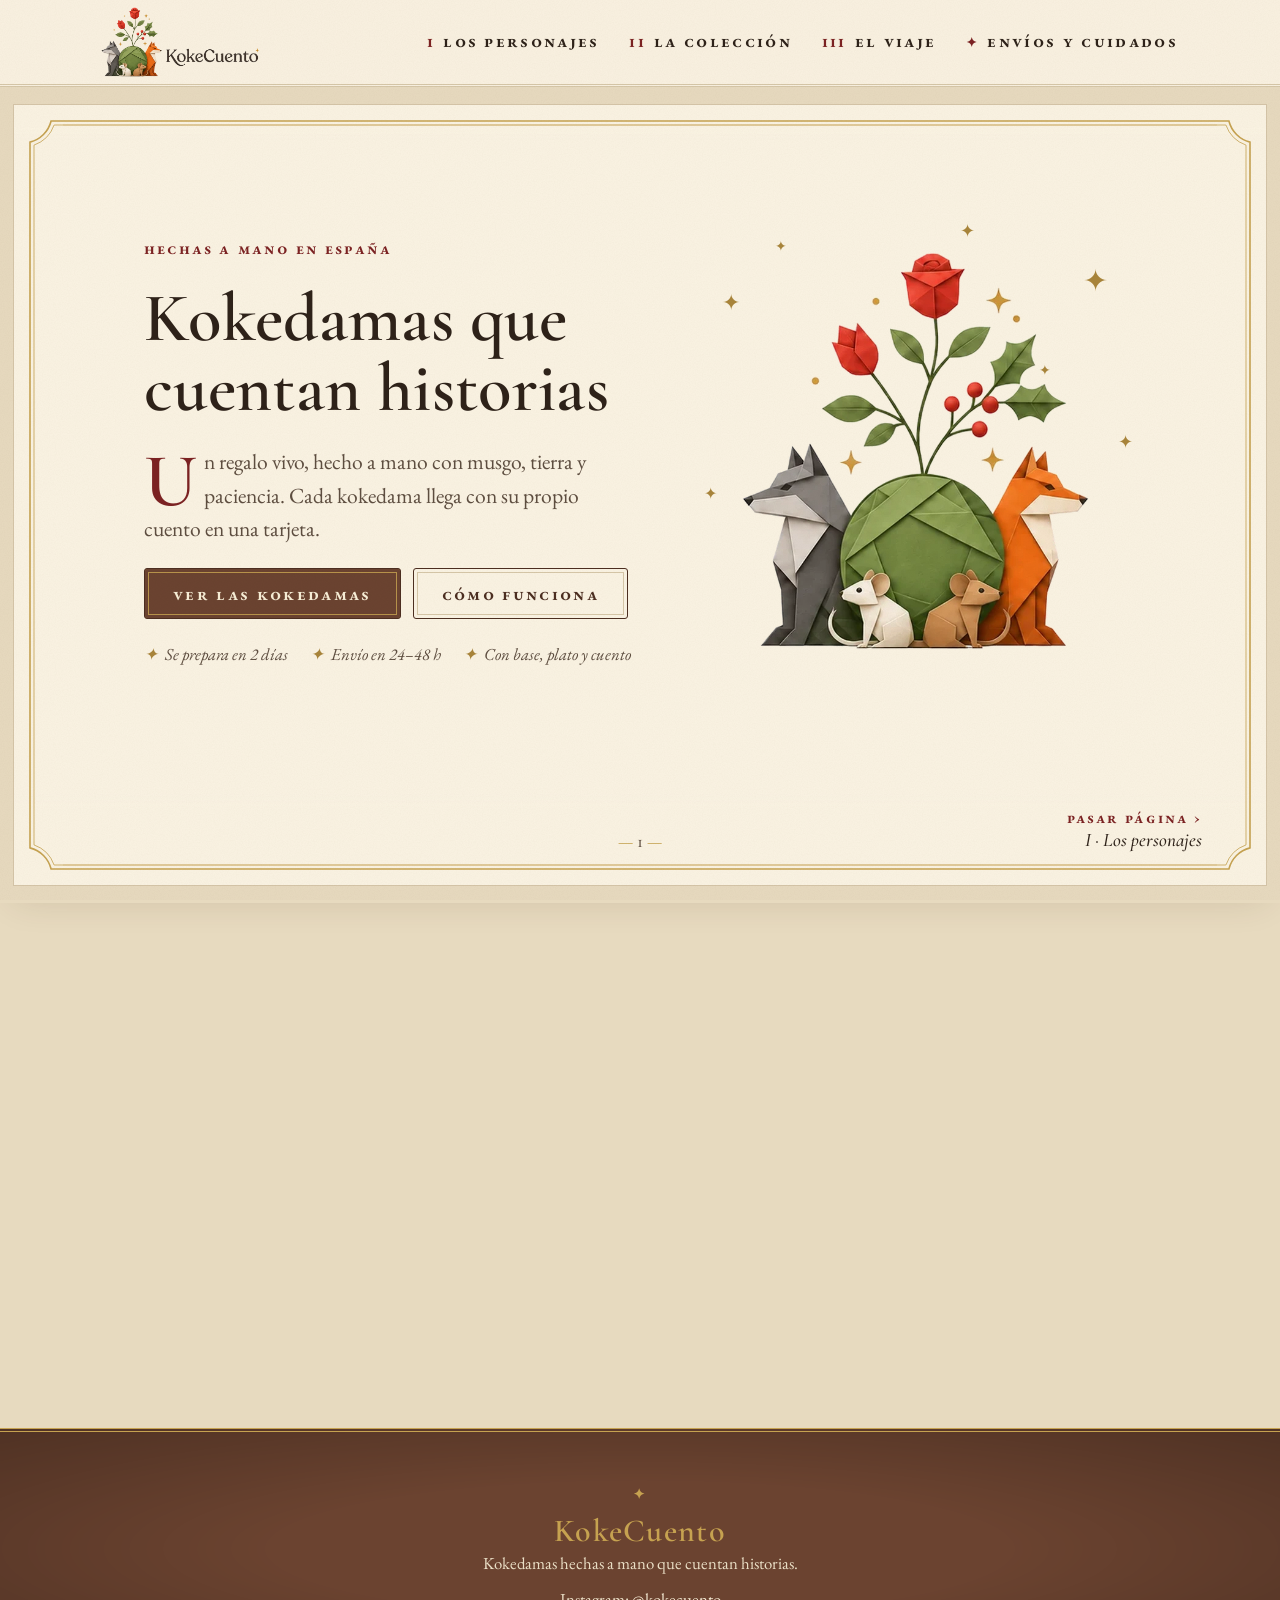
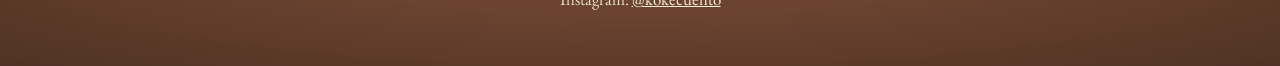
<file: web/index.html>
<!doctype html>
<html lang="es">
<head>
  <meta charset="utf-8">
  <meta name="viewport" content="width=device-width, initial-scale=1, viewport-fit=cover">
  <title>KokeCuento · Kokedamas hechas a mano que cuentan historias</title>
  <meta name="description" content="Kokedamas artesanales para regalar, cada una con su propio cuento. Rosa pitiminí, flor de Pascua y acebo en tres tamaños. Envío a toda la península.">
  <meta property="og:title" content="KokeCuento · Kokedamas que cuentan historias">
  <meta property="og:description" content="Kokedamas hechas a mano para regalar, cada una con su propio cuento.">
  <meta property="og:image" content="img/compartir.png">
  <meta property="og:type" content="website">
  <link rel="icon" href="img/favicon.ico" sizes="any">
  <link rel="icon" type="image/png" sizes="32x32" href="img/favicon-32.png">
  <link rel="apple-touch-icon" href="img/apple-touch-icon.png">
  <link rel="preconnect" href="https://fonts.googleapis.com">
  <link rel="preconnect" href="https://fonts.gstatic.com" crossorigin>
  <link rel="stylesheet" href="https://fonts.googleapis.com/css2?family=Cormorant+Garamond:ital,wght@0,500;0,600;0,700;1,500&family=EB+Garamond:ital,wght@0,400;0,500;0,600;1,400&display=swap">
  <link rel="stylesheet" href="css/estilos.css">
  <link rel="stylesheet" href="css/efectos.css">
  <link rel="stylesheet" href="css/libro.css">
  <script>
    // Animaciones solo si el visitante no ha pedido reducirlas.
    // La cubierta del libro hace de pantalla de carga: sale al entrar o recargar, pero no al pasar
    // de una página a otra de la tienda (ahí ya hay un efecto de paso de página).
    (function () {
      // La web es un libro: solo se ve un capítulo cada vez (el de la dirección, o la portada).
      var ids = ["portada", "gamas", "kokedamas", "como-funciona", "preguntas"], h = location.hash.slice(1);
      var regla = document.createElement("style");
      regla.id = "regla-pagina";
      regla.textContent = "html.paginado main > .hoja:not(#" + (ids.indexOf(h) > -1 ? h : "portada") + "){display:none}";
      document.head.appendChild(regla);
      document.documentElement.classList.add("js", "paginado");
      if (matchMedia("(prefers-reduced-motion: reduce)").matches) return;
      var raiz = document.documentElement, nav = performance.getEntriesByType("navigation")[0];
      var interna = document.referrer.indexOf(location.origin) === 0 && nav && nav.type !== "reload";
      raiz.classList.add("anim");
      if (!interna) raiz.classList.add("cubierta-on");
    })();
  </script>
</head>
<body>
  <div class="cubierta" id="cubierta" aria-hidden="true">
    <div class="cubierta-hoja">
      <div class="cubierta-placa">
        <i class="rama"></i><i class="rama"></i><i class="rama"></i><i class="rama"></i>
        <p class="cubierta-sub">Kokedamas hechas a mano</p>
        <img class="cubierta-dibujo" src="img/simbolo.webp" alt="" width="720" height="720">
        <p class="cubierta-titulo">KokeCuento</p>
        <p class="cubierta-lema">Érase una vez…</p>
        <p class="cubierta-carga">Abriendo el cuento</p>
      </div>
    </div>
  </div>
  <header class="barra">
    <div class="contenedor">
      <a class="logo" href="index.html" aria-label="KokeCuento, inicio"><img src="img/logo.png" alt="KokeCuento" width="600" height="269"></a>
      <nav class="indice" aria-label="Índice">
        <button class="indice-boton" type="button" aria-expanded="false" aria-controls="indice-lista">Índice</button>
        <ol class="indice-lista" id="indice-lista">
          <li><a href="#gamas"><span class="num">I</span><span class="tit">Los personajes</span><span class="pag">2</span></a></li>
          <li><a href="#kokedamas"><span class="num">II</span><span class="tit">La colección</span><span class="pag">3</span></a></li>
          <li><a href="#como-funciona"><span class="num">III</span><span class="tit">El viaje</span><span class="pag">4</span></a></li>
          <li><a href="#preguntas"><span class="num">✦</span><span class="tit">Envíos y cuidados</span><span class="pag">5</span></a></li>
        </ol>
      </nav>
    </div>
  </header>

  <main>
    <section class="portada hoja" id="portada" data-titulo="Portada">
      <div class="contenedor">
        <div class="portada-texto">
          <span class="etiqueta">Hechas a mano en España</span>
          <h1>Kokedamas que cuentan historias</h1>
          <p>Un regalo vivo, hecho a mano con musgo, tierra y paciencia. Cada kokedama llega con su propio cuento en una tarjeta.</p>
          <div class="portada-acciones">
            <a class="boton" href="#kokedamas">Ver las kokedamas</a>
            <a class="boton secundario" href="#como-funciona">Cómo funciona</a>
          </div>
          <ul class="portada-datos">
            <li>Se prepara en <span data-dias>2</span> días</li>
            <li>Envío en 24–48 h</li>
            <li>Con base, plato y cuento</li>
          </ul>
        </div>
        <div class="portada-imagen">
          <img src="img/simbolo.webp" alt="Un lobo, un zorro y dos ratones de papel alrededor de una kokedama con rosas y acebo" width="720" height="720">
        </div>
      </div>
    </section>

    <section class="hoja" id="gamas" data-titulo="I · Los personajes">
      <!-- Versión animada: la pantalla se queda fija y la kokedama crece al bajar -->
      <div class="escena" id="escena">
        <div class="escena-fija">
          <div class="contenedor escena-rejilla">
            <div class="escena-texto">
              <span class="etiqueta">Capítulo I · Los personajes</span>
              <h2>Elige a tu personaje</h2>
              <div class="escena-puntos" id="escena-puntos" aria-hidden="true"></div>
              <div class="escena-paneles" id="escena-paneles"></div>
            </div>
            <div class="escena-dibujo">
              <div id="escena-koke"></div>
              <div class="escena-personaje" id="escena-personaje" hidden></div>
            </div>
          </div>
          <span class="escena-pista" aria-hidden="true">Sigue bajando ↓</span>
        </div>
      </div>
      <!-- Versión quieta, para quien tiene las animaciones reducidas -->
      <div class="seccion escena-respaldo">
        <div class="contenedor">
          <div class="cabecera-seccion" data-pliega>
            <span class="etiqueta">Capítulo I · Los personajes</span>
            <h2>Elige a tu personaje</h2>
            <p>Cada tamaño tiene un protagonista, y cada protagonista sus cuentos.</p>
          </div>
          <div class="gamas" id="lista-gamas"></div>
        </div>
      </div>
    </section>

    <section class="seccion hoja" id="kokedamas" data-titulo="II · La colección">
      <div class="contenedor">
        <div class="cabecera-seccion" data-pliega>
          <span class="etiqueta">Capítulo II · La colección</span>
          <h2>Nuestras kokedamas</h2>
          <p>Rosa pitiminí, flor de Pascua y acebo. Todas incluyen base, plato y su cuento.</p>
        </div>
        <div class="filtros" id="filtros" role="group" aria-label="Filtrar por tamaño"></div>
        <div class="rejilla" id="rejilla"></div>
      </div>
    </section>

    <section class="seccion hoja" id="como-funciona" data-titulo="III · El viaje">
      <div class="contenedor">
        <div class="cabecera-seccion" data-pliega>
          <span class="etiqueta">Capítulo III · El viaje</span>
          <h2>De nuestras manos a su puerta</h2>
        </div>
        <ol class="pasos">
          <li data-pliega style="--n:0"><h3>Eliges la kokedama</h3><p>Escoge planta y tamaño. Si es un regalo, indica la dirección de quien lo recibe.</p></li>
          <li data-pliega style="--n:1"><h3>La hacemos para ti</h3><p>Preparamos cada kokedama a mano, por encargo, en <span data-dias>2</span> días.</p></li>
          <li data-pliega style="--n:2"><h3>Llega con su cuento</h3><p>La enviamos protegida en 24–48 h, con su base, su plato, la tarjeta con el cuento y la guía de cuidados.</p></li>
        </ol>
      </div>
    </section>

    <section class="seccion hoja" id="preguntas" data-titulo="Epílogo · Envíos y cuidados">
      <div class="contenedor">
        <div class="cabecera-seccion" data-pliega>
          <span class="etiqueta">Epílogo · Envíos y cuidados</span>
          <h2>Preguntas frecuentes</h2>
        </div>
        <div class="preguntas" data-pliega>
          <details open>
            <summary>¿Cuánto cuesta el envío y cuánto tarda?</summary>
            <p>El envío a la península cuesta <span data-envio>5,90 €</span> por pedido. Preparamos tu kokedama en <span data-dias>2</span> días y el transporte tarda entre 24 y 48 horas. De momento no enviamos a Baleares, Canarias, Ceuta ni Melilla.</p>
          </details>
          <details>
            <summary>¿Cómo se riega una kokedama?</summary>
            <p>Por inmersión: cuando notes que la bola pesa poco, sumérgela en agua unos 10 minutos, deja que escurra y vuelve a colocarla en su plato. Cada planta tiene su ritmo, y lo explicamos en la guía que acompaña al pedido.</p>
          </details>
          <details>
            <summary>¿Puedo enviarla como regalo a otra dirección?</summary>
            <p>Sí. Al pagar, escribe la dirección de la persona que la va a recibir. El paquete no incluye el precio.</p>
          </details>
          <details>
            <summary>¿Qué pasa si llega dañada?</summary>
            <p>Escríbenos con una foto en las primeras 48 horas y te enviamos otra o te devolvemos el dinero.</p>
          </details>
          <details>
            <summary>¿Son seguras para mascotas y niños?</summary>
            <p>La rosa pitiminí no es tóxica. Las bayas del acebo y la savia de la flor de Pascua sí lo son si se ingieren, así que conviene colocarlas fuera de su alcance.</p>
          </details>
        </div>
      </div>
    </section>
  </main>

  <footer class="pie">
    <div class="contenedor">
      <div>
        <p class="marca">KokeCuento</p>
        <p>Kokedamas hechas a mano que cuentan historias.</p>
      </div>
      <div id="contacto"></div>
    </div>
  </footer>

  <script src="js/productos.js"></script>
  <script src="js/tienda.js"></script>
  <script src="js/efectos.js"></script>
</body>
</html>
</file>
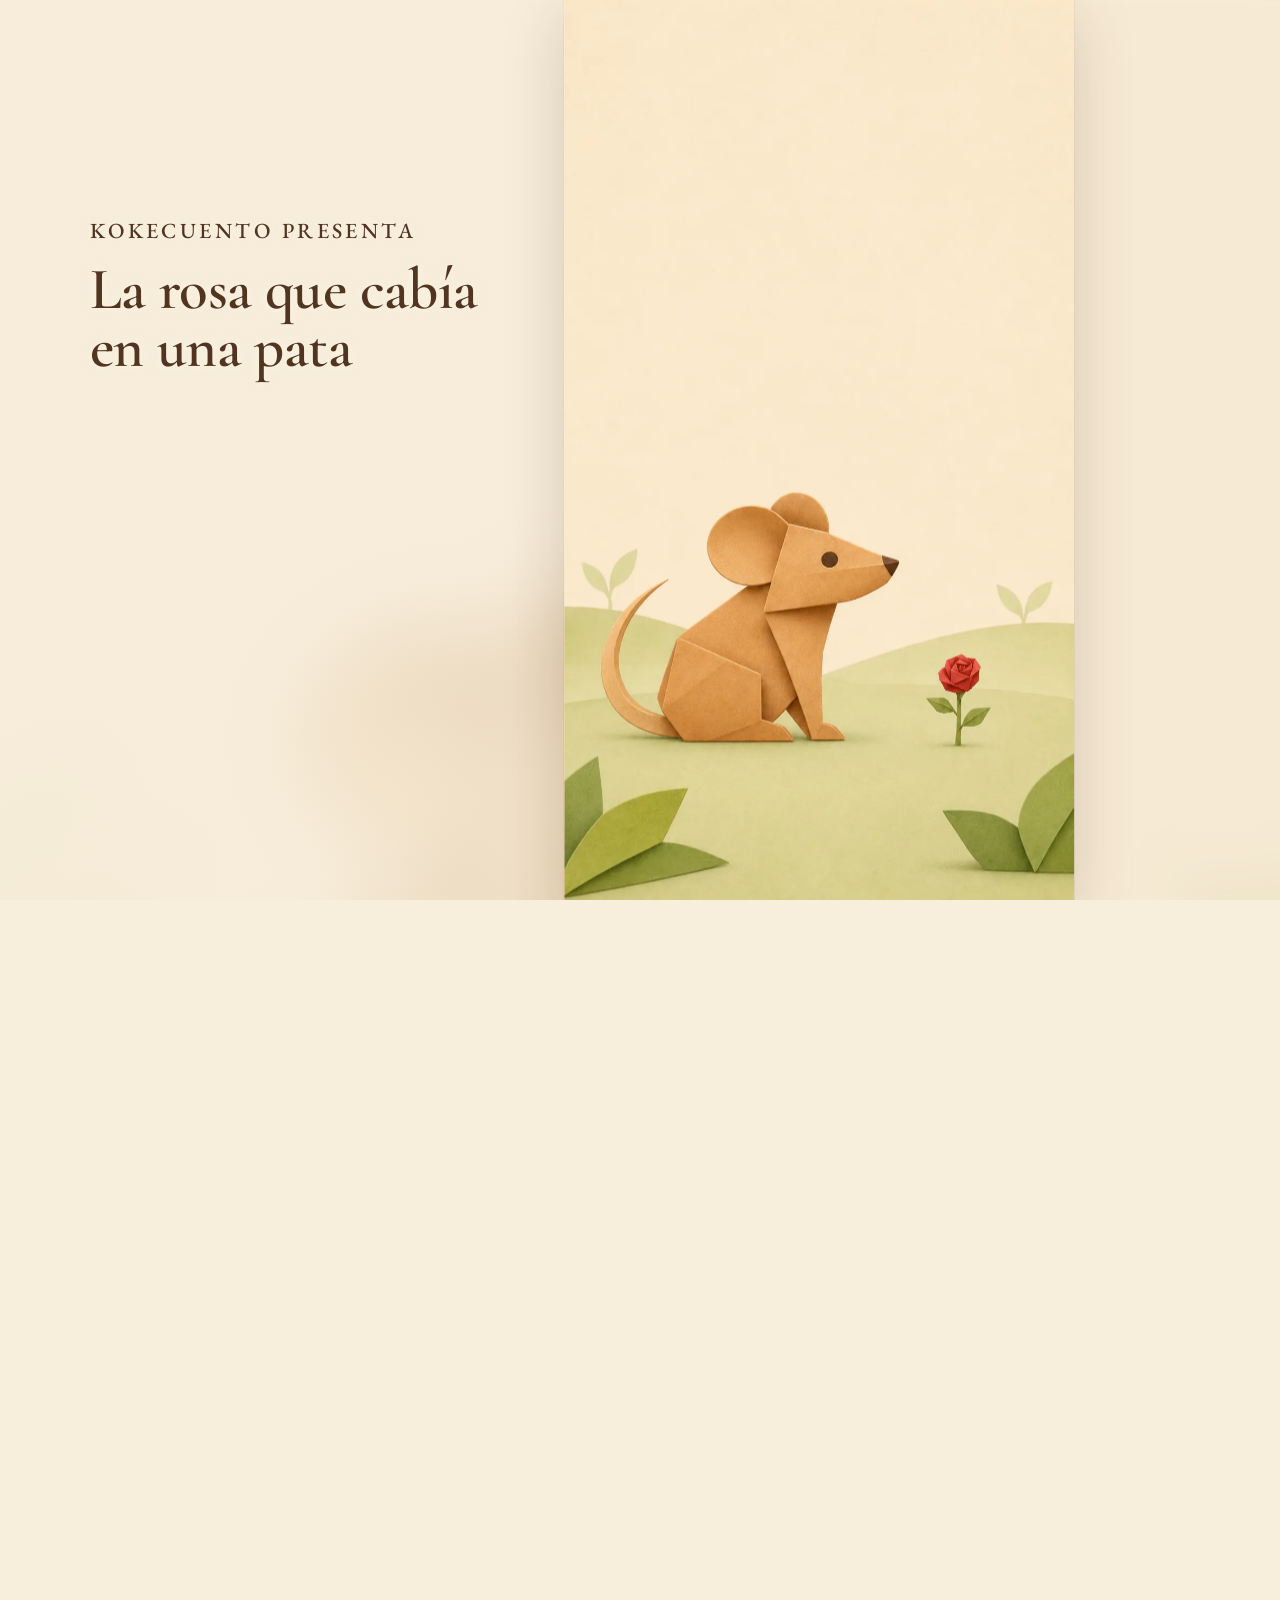
<file: web/cuentos/raton-rosa/index.html>
<!doctype html>
<html lang="es">
<head>
  <meta charset="utf-8">
  <meta name="viewport" content="width=device-width, initial-scale=1, viewport-fit=cover">
  <meta name="theme-color" content="#f7eedc">
  <meta name="description" content="La rosa que cabía en una pata. Un cuento ilustrado de Kokecuento que cobra vida al deslizar.">
  <title>La rosa que cabía en una pata · KokeCuento</title>
  <link rel="preconnect" href="https://fonts.googleapis.com">
  <link rel="preconnect" href="https://fonts.gstatic.com" crossorigin>
  <link href="https://fonts.googleapis.com/css2?family=Cormorant+Garamond:ital,wght@0,500;0,600;0,700;1,500&family=EB+Garamond:wght@400;500;600&display=swap" rel="stylesheet">
  <link rel="stylesheet" href="cuento.css">
  <link rel="stylesheet" href="cubierta.css">
  <script>
    // La tapa del libro sale al abrir el cuento, salvo si se ha pedido reducir las animaciones
    if (!matchMedia("(prefers-reduced-motion: reduce)").matches) document.documentElement.classList.add("cubierta-on");
  </script>
  <script defer src="cuento.js"></script>
</head>
<body>
  <div class="cubierta" id="cubierta" aria-hidden="true">
    <div class="cubierta-hoja">
      <div class="cubierta-placa">
        <i class="rama"></i><i class="rama"></i><i class="rama"></i><i class="rama"></i>
        <p class="cubierta-sub">Kokedamas hechas a mano</p>
        <img class="cubierta-dibujo" src="img/simbolo.webp" alt="" width="720" height="720">
        <p class="cubierta-titulo">KokeCuento</p>
        <p class="cubierta-lema">Érase una vez…</p>
        <p class="cubierta-carga">Abriendo el cuento</p>
      </div>
    </div>
  </div>
  <div class="visor" id="visor" aria-hidden="true">
    <div class="lamina activa lamina--portada" data-lamina="0" data-y="-1" data-z=".045">
      <div class="cuadro"><img src="img/00-portada.webp" alt="" fetchpriority="high"></div>
    </div>
    <div class="lamina lamina--gigantes" data-lamina="1" data-x="-1" data-y="-1" data-z=".06">
      <div class="cuadro"><img src="img/01-rosas-gigantes.webp" alt=""></div>
    </div>
    <div class="lamina lamina--busqueda" data-lamina="2" data-x="-3" data-z=".035">
      <div class="cuadro"><img src="img/02-busqueda.webp" alt=""><span class="hoja-viajera hoja-viajera--a"></span><span class="hoja-viajera hoja-viajera--b"></span><span class="hoja-viajera hoja-viajera--c"></span><span class="hoja-viajera hoja-viajera--d"></span></div>
    </div>
    <div class="lamina lamina--hallazgo" data-lamina="3" data-y="-1" data-z=".10">
      <div class="cuadro"><img src="img/03-hallazgo-fondo.webp" alt=""><div class="rosa-pequena"><img src="img/03-rosa-pequena.webp" alt=""></div></div>
    </div>
    <div class="lamina lamina--noche" data-lamina="4" data-x="-2" data-y="1" data-z=".07">
      <div class="cuadro"><img src="img/04-viaje-nocturno.webp" alt=""><span class="estrella-fugaz"></span><span class="brillo-rosa"></span></div>
    </div>
    <!-- 5, 6 y 7 son la misma casa: la cámara se acerca a la puerta y luego se aleja sin saltos -->
    <div class="lamina lamina--entrega" data-lamina="5" data-z=".05">
      <div class="cuadro cuadro--casa"><img src="img/05-puerta.webp" alt=""></div>
    </div>
    <!-- 6: pausa sin texto. Puerta cerrada; la luna baja tras las colinas y amanece poco a poco -->
    <div class="lamina lamina--puerta" data-lamina="6" data-z0=".05" data-z=".10" data-mezcla=".55">
      <div class="cuadro cuadro--casa">
        <img src="img/05-puerta-sinluna.webp" alt="">
        <div class="cielo"><img class="luna" src="img/luna.webp" alt=""></div>
        <img class="paisaje-delante" src="img/05-paisaje-delante.webp" alt="">
        <img class="hoja-cerrada" src="img/05-hoja-puerta.webp" alt="">
        <img class="marco-puerta" src="img/05-marco-puerta.webp" alt="">
      </div>
    </div>
    <!-- 7: de madrugada se abre la puerta, aparece el ratón blanco, se sonroja y llega el final -->
    <div class="lamina lamina--amanecer" data-lamina="7" data-z0=".10" data-z="0" data-camara=".5">
      <div class="cuadro cuadro--casa">
        <img src="img/06-madrugada.webp" alt="">
        <span class="luz-puerta"></span>
        <span class="mejilla"></span>
        <div class="hueco-puerta"><img class="hoja-puerta" src="img/06-hoja-puerta.webp" alt=""></div>
        <img class="marco-puerta" src="img/06-marco-puerta.webp" alt="">
      </div>
    </div>
  </div>
  <main class="cuento" id="inicio" aria-label="La rosa que cabía en una pata">
    <section class="pasaje pasaje--portada" data-pasaje="0" style="--imagen:url('img/00-portada.webp')" aria-label="Portada del cuento">
      <div class="texto">
        <p class="firma">KokeCuento presenta</p>
        <h1>La rosa que cabía en una pata</h1>
      </div>
    </section>
    <section class="pasaje pasaje--gigantes" data-pasaje="1" style="--imagen:url('img/01-rosas-gigantes.webp')" aria-label="El jardín de las rosas grandes">
      <div class="texto"><p>El ratón quería regalar una rosa, pero todas eran más grandes que él.</p></div>
    </section>
    <section class="pasaje pasaje--busqueda" data-pasaje="2" style="--imagen:url('img/02-busqueda.webp')" aria-label="La búsqueda">
      <div class="texto"><p>Buscó por el jardín entero</p></div>
    </section>
    <section class="pasaje pasaje--hallazgo" data-pasaje="3" style="--imagen:url('img/03-hallazgo.webp')" aria-label="El hallazgo">
      <div class="texto"><p>hasta dar con una tan pequeña que podía llevarla sin ayuda.</p></div>
    </section>
    <section class="pasaje pasaje--noche" data-pasaje="4" style="--imagen:url('img/04-viaje-nocturno.webp')" aria-label="El viaje de noche">
      <div class="texto"><p>La cargó de noche, despacio,</p></div>
    </section>
    <section class="pasaje pasaje--entrega" data-pasaje="5" style="--imagen:url('img/05-puerta.webp')" aria-label="El ratón marrón deja la rosa en la puerta">
      <div class="texto"><p>y la dejó en una puerta sin llamar.</p></div>
    </section>
    <section class="pasaje pasaje--puerta" data-pasaje="6" style="--imagen:url('img/05-puerta-estatica.webp')" aria-label="La puerta se abre y el ratón blanco descubre la rosa">
      <div class="texto" aria-hidden="true"></div>
    </section>
    <section class="pasaje pasaje--amanecer" data-pasaje="7" data-texto=".5" style="--imagen:url('img/06-madrugada.webp')" aria-label="El final del cuento">
      <div class="texto">
        <p>Desde entonces se sabe que los regalos pequeños también llegan lejos.</p>
        <p class="ultimo">Solo hace falta alguien que los lleve.</p>
        <a class="releer" href="#inicio">Volver a leer</a>
      </div>
    </section>
  </main>
</body>
</html>
</file>
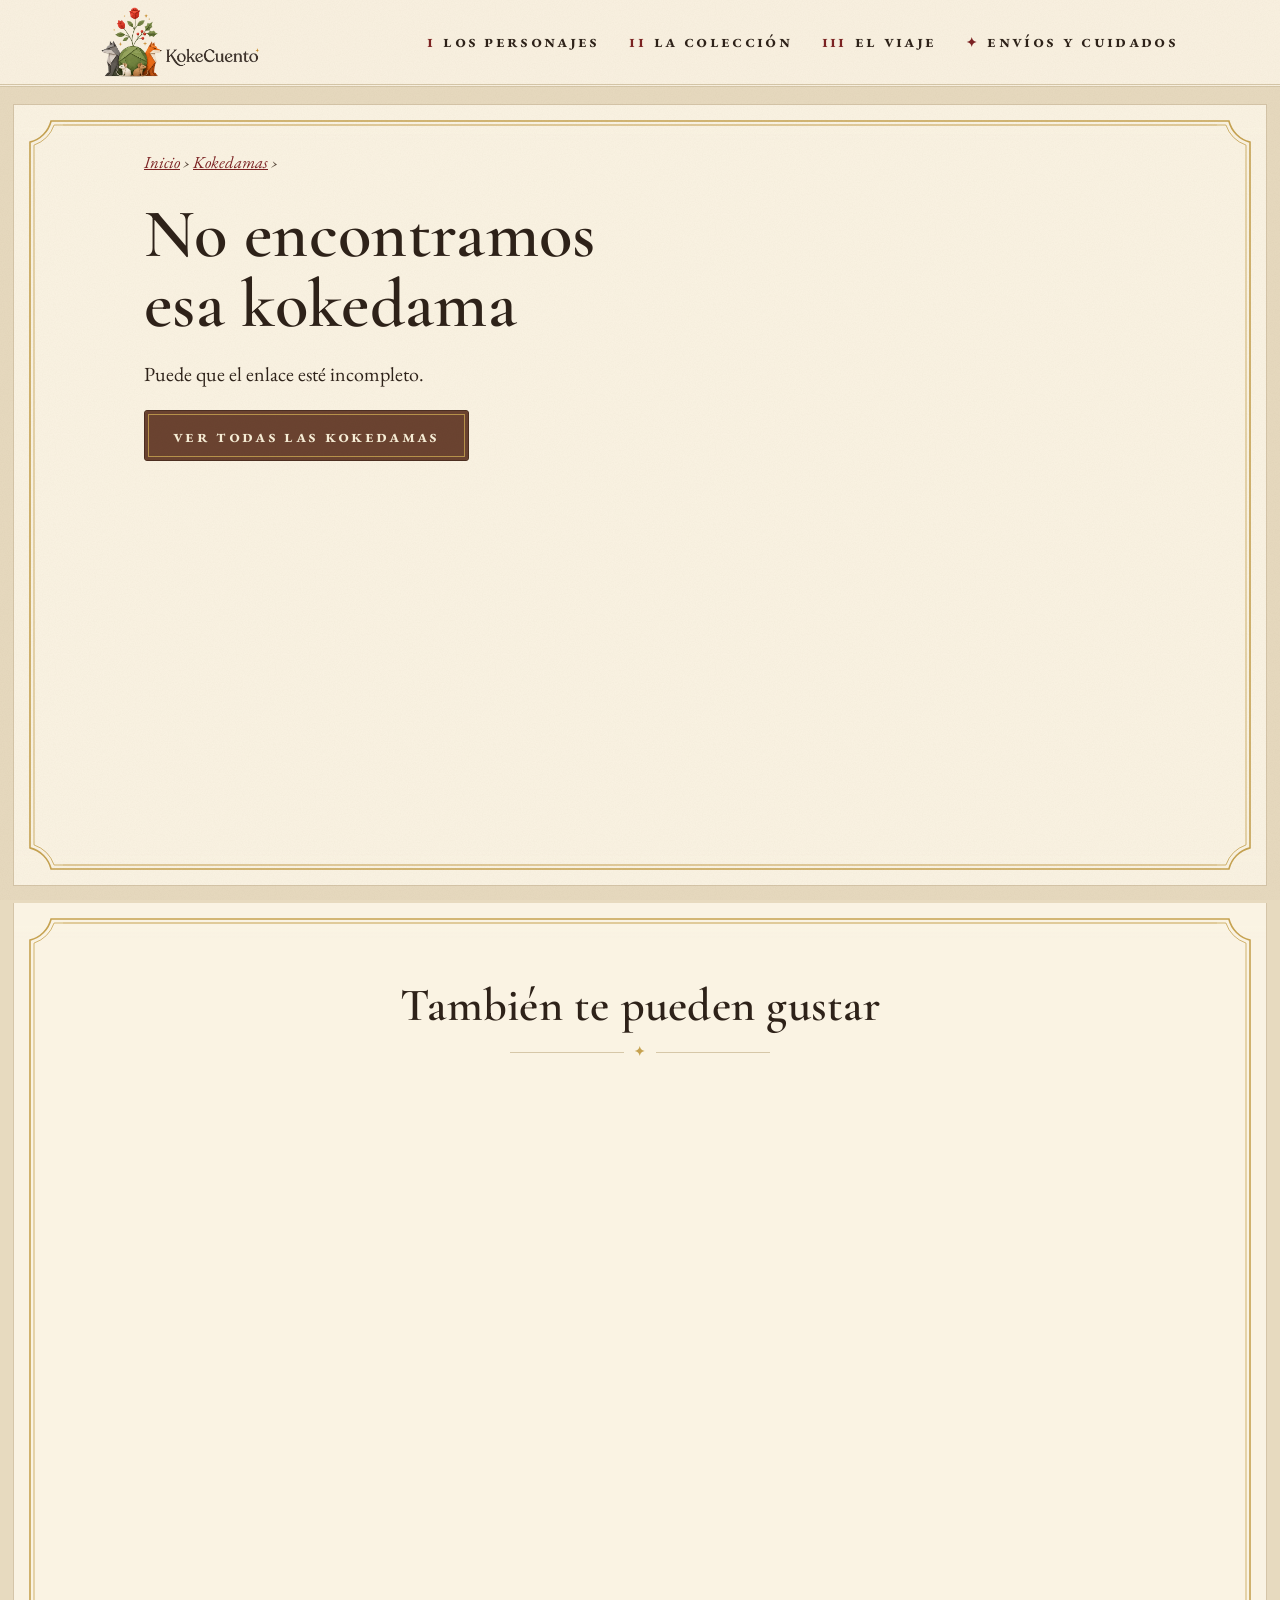
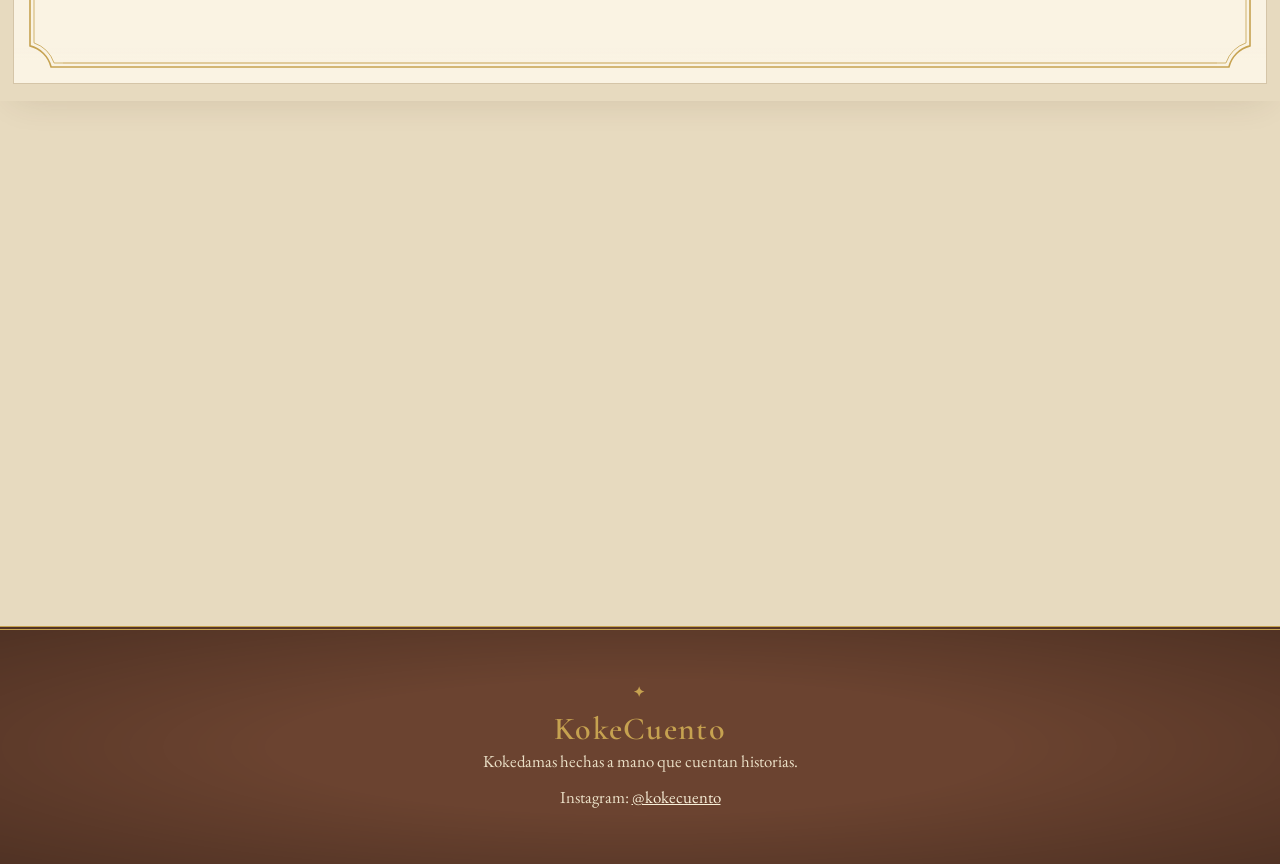
<file: web/producto.html>
<!doctype html>
<html lang="es">
<head>
  <meta charset="utf-8">
  <meta name="viewport" content="width=device-width, initial-scale=1, viewport-fit=cover">
  <title>Kokedama · KokeCuento</title>
  <meta name="description" content="Kokedama hecha a mano con su propio cuento. Incluye base, plato y guía de cuidados.">
  <meta property="og:image" content="img/compartir.png">
  <link rel="icon" href="img/favicon.ico" sizes="any">
  <link rel="icon" type="image/png" sizes="32x32" href="img/favicon-32.png">
  <link rel="apple-touch-icon" href="img/apple-touch-icon.png">
  <link rel="preconnect" href="https://fonts.googleapis.com">
  <link rel="preconnect" href="https://fonts.gstatic.com" crossorigin>
  <link rel="stylesheet" href="https://fonts.googleapis.com/css2?family=Cormorant+Garamond:ital,wght@0,500;0,600;0,700;1,500&family=EB+Garamond:ital,wght@0,400;0,500;0,600;1,400&display=swap">
  <link rel="stylesheet" href="css/estilos.css">
  <link rel="stylesheet" href="css/efectos.css">
  <link rel="stylesheet" href="css/libro.css">
  <script>
    // Animaciones solo si el visitante no ha pedido reducirlas.
    // La cubierta del libro hace de pantalla de carga: sale al entrar o recargar, pero no al pasar
    // de una página a otra de la tienda (ahí ya hay un efecto de paso de página).
    (function () {
      document.documentElement.classList.add("js");
      if (matchMedia("(prefers-reduced-motion: reduce)").matches) return;
      var raiz = document.documentElement, nav = performance.getEntriesByType("navigation")[0];
      var interna = document.referrer.indexOf(location.origin) === 0 && nav && nav.type !== "reload";
      raiz.classList.add("anim");
      if (!interna) raiz.classList.add("cubierta-on");
    })();
  </script>
</head>
<body>
  <div class="cubierta" id="cubierta" aria-hidden="true">
    <div class="cubierta-hoja">
      <div class="cubierta-placa">
        <i class="rama"></i><i class="rama"></i><i class="rama"></i><i class="rama"></i>
        <p class="cubierta-sub">Kokedamas hechas a mano</p>
        <img class="cubierta-dibujo" src="img/simbolo.webp" alt="" width="720" height="720">
        <p class="cubierta-titulo">KokeCuento</p>
        <p class="cubierta-lema">Érase una vez…</p>
        <p class="cubierta-carga">Abriendo el cuento</p>
      </div>
    </div>
  </div>
  <header class="barra">
    <div class="contenedor">
      <a class="logo" href="index.html" aria-label="KokeCuento, inicio"><img src="img/logo.png" alt="KokeCuento" width="600" height="269"></a>
      <nav class="indice" aria-label="Índice">
        <button class="indice-boton" type="button" aria-expanded="false" aria-controls="indice-lista">Índice</button>
        <ol class="indice-lista" id="indice-lista">
          <li><a href="index.html#gamas"><span class="num">I</span><span class="tit">Los personajes</span><span class="pag">2</span></a></li>
          <li><a href="index.html#kokedamas"><span class="num">II</span><span class="tit">La colección</span><span class="pag">3</span></a></li>
          <li><a href="index.html#como-funciona"><span class="num">III</span><span class="tit">El viaje</span><span class="pag">4</span></a></li>
          <li><a href="index.html#preguntas"><span class="num">✦</span><span class="tit">Envíos y cuidados</span><span class="pag">5</span></a></li>
        </ol>
      </nav>
    </div>
  </header>

  <main>
    <section class="hoja">
    <div class="contenedor">
      <p class="migas"><a href="index.html">Inicio</a> › <a href="index.html#kokedamas">Kokedamas</a> › <span id="miga"></span></p>
      <article class="producto" id="producto"></article>
    </div>
    </section>
    <section class="seccion hoja">
      <div class="contenedor">
        <div class="cabecera-seccion"><h2>También te pueden gustar</h2></div>
        <div class="rejilla" id="rejilla"></div>
      </div>
    </section>
  </main>

  <footer class="pie">
    <div class="contenedor">
      <div>
        <p class="marca">KokeCuento</p>
        <p>Kokedamas hechas a mano que cuentan historias.</p>
      </div>
      <div id="contacto"></div>
    </div>
  </footer>

  <script src="js/productos.js"></script>
  <script src="js/tienda.js"></script>
  <script src="js/efectos.js"></script>
</body>
</html>
</file>
<file: web/css/estilos.css>
/* KokeCuento · estilos de la tienda
   Colores y tipografías salen del logo: papel, tinta marrón, musgo, rosa y zorro. */
:root {
  --papel: #FCFAF8;
  --papel-2: #F4EFE7;
  --tinta: #3A2B26;
  --tinta-2: #6B5B53;
  --linea: #E4DBCF;
  --musgo: #5E7D34;
  --musgo-osc: #48632A;
  --musgo-claro: #E9EFDD;
  --rosa: #C8342A;
  --zorro: #D9691C;
  --oro: #B98F35;
  --raton: #B58150;
  --lobo: #77787A;
  --serif: "Spectral", Georgia, "Times New Roman", serif;
  --sans: "Nunito Sans", system-ui, -apple-system, "Segoe UI", sans-serif;
  --ancho: 1120px;
}

* { box-sizing: border-box; }
html { scroll-behavior: smooth; }
body { margin: 0; background: var(--papel); color: var(--tinta); font-family: var(--sans); font-size: 17px; line-height: 1.6; }
img, svg { max-width: 100%; display: block; }
img { height: auto; }
a { color: var(--musgo-osc); }
a:focus-visible, button:focus-visible, summary:focus-visible { outline: 3px solid var(--oro); outline-offset: 3px; border-radius: 6px; }
h1, h2, h3 { font-family: var(--serif); font-weight: 600; line-height: 1.15; margin: 0; text-wrap: balance; }
h1 { font-size: clamp(2.2rem, 5.2vw, 3.6rem); }
h2 { font-size: clamp(1.7rem, 3.4vw, 2.3rem); }
h3 { font-size: 1.3rem; }
p { margin: 0; }

.contenedor { width: 100%; max-width: var(--ancho); margin: 0 auto; padding-inline: max(20px, env(safe-area-inset-left, 0px)) max(20px, env(safe-area-inset-right, 0px)); }
.seccion { padding-block: clamp(48px, 8vw, 88px); }
.seccion.suave { background: var(--papel-2); }
.cabecera-seccion { display: grid; gap: 10px; max-width: 62ch; margin-bottom: 32px; }
.cabecera-seccion p { color: var(--tinta-2); font-size: 1.08rem; }
.etiqueta { font-size: .78rem; font-weight: 700; letter-spacing: .12em; text-transform: uppercase; color: var(--musgo-osc); }

/* Cabecera */
.barra { position: sticky; top: 0; z-index: 20; background: color-mix(in srgb, var(--papel) 92%, transparent); backdrop-filter: blur(8px); border-bottom: 1px solid var(--linea); }
.barra .contenedor { display: flex; align-items: center; justify-content: space-between; gap: 16px; min-height: 84px; }
.barra img { height: 72px; width: auto; }
.barra nav { display: flex; gap: clamp(12px, 2.5vw, 28px); flex-wrap: wrap; }
.barra nav a { color: var(--tinta); text-decoration: none; font-weight: 600; font-size: .98rem; padding: 6px 2px; border-bottom: 2px solid transparent; }
.barra nav a:hover { border-color: var(--musgo); }

/* Botones */
.boton { display: inline-flex; align-items: center; justify-content: center; gap: 8px; font: 700 1rem var(--sans); padding: 14px 26px; border-radius: 999px; border: 2px solid var(--musgo-osc); background: var(--musgo-osc); color: #fff; text-decoration: none; cursor: pointer; transition: background .15s, transform .15s; }
.boton:hover { background: var(--musgo); border-color: var(--musgo); transform: translateY(-1px); }
.boton.secundario { background: transparent; color: var(--musgo-osc); }
.boton.secundario:hover { background: var(--musgo-claro); }
.boton[aria-disabled="true"] { background: var(--papel-2); border-color: var(--linea); color: var(--tinta-2); cursor: default; transform: none; }

/* Portada */
.portada .contenedor { display: grid; grid-template-columns: 1.05fr .95fr; gap: clamp(24px, 5vw, 64px); align-items: center; padding-block: clamp(40px, 7vw, 80px); }
.portada-texto { display: grid; gap: 22px; justify-items: start; }
.portada-texto p { font-size: 1.2rem; color: var(--tinta-2); max-width: 46ch; }
.portada-acciones { display: flex; gap: 12px; flex-wrap: wrap; }
.portada-datos { display: flex; gap: 8px 22px; flex-wrap: wrap; list-style: none; padding: 0; margin: 0; font-size: .95rem; color: var(--tinta-2); }
.portada-datos li::before { content: "✦"; color: var(--oro); margin-right: 7px; }
.portada-imagen img { width: 100%; max-width: 520px; margin-inline: auto; }

/* Gamas */
.gamas { display: grid; grid-template-columns: repeat(3, 1fr); gap: 20px; }
.gama { display: grid; gap: 10px; align-content: start; padding: 26px; border-radius: 18px; background: var(--papel); border: 1px solid var(--linea); border-top: 5px solid var(--c); text-decoration: none; color: inherit; transition: transform .15s, box-shadow .15s; }
.gama:hover { transform: translateY(-3px); box-shadow: 0 10px 24px rgba(58, 43, 38, .08); }
.gama .tam { font-size: .9rem; font-weight: 700; color: var(--c); letter-spacing: .04em; }
.gama p { color: var(--tinta-2); }
.gama .desde { font-weight: 700; color: var(--tinta); margin-top: 4px; }

/* Catálogo */
.filtros { display: flex; gap: 8px; flex-wrap: wrap; margin-bottom: 24px; }
.filtro { font: 600 .95rem var(--sans); padding: 8px 18px; border-radius: 999px; border: 1.5px solid var(--linea); background: var(--papel); color: var(--tinta); cursor: pointer; }
.filtro[aria-pressed="true"] { background: var(--tinta); border-color: var(--tinta); color: var(--papel); }
.rejilla { display: grid; grid-template-columns: repeat(auto-fill, minmax(250px, 1fr)); gap: 22px; }
.tarjeta { display: grid; grid-template-rows: auto 1fr; background: var(--papel); border: 1px solid var(--linea); border-radius: 18px; overflow: hidden; text-decoration: none; color: inherit; transition: transform .15s, box-shadow .15s; min-width: 0; }
.tarjeta:hover { transform: translateY(-3px); box-shadow: 0 10px 24px rgba(58, 43, 38, .08); }
.tarjeta .foto { aspect-ratio: 1 / 1; background: var(--papel-2); display: grid; place-items: center; }
.tarjeta .foto img { width: 100%; height: 100%; object-fit: cover; }
.tarjeta .info { padding: 18px 20px 20px; display: grid; gap: 6px; align-content: start; }
.chip { justify-self: start; font-size: .75rem; font-weight: 700; letter-spacing: .08em; text-transform: uppercase; color: var(--c); }
.tarjeta .cuento-titulo { font-style: italic; color: var(--tinta-2); font-size: .97rem; }
.tarjeta .precio { font-weight: 700; font-size: 1.15rem; margin-top: 6px; }

/* Pasos */
.pasos { display: grid; grid-template-columns: repeat(3, 1fr); gap: 28px; counter-reset: paso; list-style: none; padding: 0; margin: 0; }
.pasos li { counter-increment: paso; display: grid; gap: 8px; align-content: start; }
.pasos li::before { content: counter(paso); font: 600 2.4rem var(--serif); color: var(--oro); line-height: 1; }
.pasos p { color: var(--tinta-2); }

/* Cuento */
.cuento { max-width: 60ch; margin-inline: auto; text-align: center; display: grid; gap: 18px; }
.cuento blockquote { margin: 0; font: 400 1.35rem/1.65 var(--serif); font-style: italic; }
.cuento cite { font-style: normal; font-size: .95rem; color: var(--tinta-2); }

/* Preguntas */
.preguntas { display: grid; gap: 10px; max-width: 760px; }
details { border: 1px solid var(--linea); border-radius: 14px; background: var(--papel); }
summary { cursor: pointer; padding: 16px 20px; font-weight: 700; list-style: none; display: flex; justify-content: space-between; gap: 12px; }
summary::-webkit-details-marker { display: none; }
summary::after { content: "+"; font-size: 1.3rem; line-height: 1; color: var(--musgo-osc); }
details[open] summary::after { content: "–"; }
details p { padding: 0 20px 18px; color: var(--tinta-2); }

/* Pie */
.pie { background: var(--tinta); color: #E9E1D8; padding-block: 44px; font-size: .95rem; }
.pie .contenedor { display: flex; justify-content: space-between; gap: 24px; flex-wrap: wrap; }
.pie a { color: #fff; }
.pie .marca { font: 600 1.4rem var(--serif); color: #fff; }

/* Página de producto */
.migas { font-size: .92rem; color: var(--tinta-2); padding-block: 22px 0; }
.producto { display: grid; grid-template-columns: 1fr 1fr; gap: clamp(24px, 5vw, 60px); padding-block: 24px clamp(48px, 8vw, 88px); align-items: start; }
.producto .foto { background: var(--papel-2); border-radius: 22px; aspect-ratio: 1 / 1; display: grid; place-items: center; overflow: hidden; position: sticky; top: 96px; }
.producto .foto img { width: 100%; height: 100%; object-fit: cover; }
.ficha { display: grid; gap: 20px; }
.ficha .precio { font: 600 2rem var(--serif); }
.ficha .nota { font-size: .93rem; color: var(--tinta-2); }
.ficha .cuento-caja { background: var(--papel-2); border-radius: 18px; padding: 24px 26px; display: grid; gap: 10px; }
.ficha .cuento-caja p { font: 400 1.12rem/1.65 var(--serif); font-style: italic; }
.ficha ul { margin: 0; padding-left: 20px; display: grid; gap: 6px; color: var(--tinta-2); }
.ficha .aviso { border-left: 4px solid var(--zorro); background: #FBF1E6; padding: 12px 16px; border-radius: 0 12px 12px 0; font-size: .95rem; }
.datos { display: grid; grid-template-columns: auto 1fr; gap: 6px 18px; margin: 0; font-size: .97rem; }
.datos dt { font-weight: 700; }
.datos dd { margin: 0; color: var(--tinta-2); }

.c-raton { --c: var(--raton); } .c-zorro { --c: var(--zorro); } .c-lobo { --c: var(--lobo); }

@media (max-width: 820px) {
  .portada .contenedor, .producto { grid-template-columns: 1fr; }
  .portada-imagen { order: -1; }
  .portada-imagen img { max-width: 320px; }
  .gamas, .pasos { grid-template-columns: 1fr; }
  .producto .foto { position: relative; top: auto; }
  .barra nav a.opcional { display: none; }
}
@media (prefers-reduced-motion: reduce) {
  * { transition: none !important; scroll-behavior: auto !important; }
}

/* Ilustraciones de origami en tarjetas y fichas: mismo dibujo, tamaño según la gama */
.foto { position: relative; }
.foto img.origami { position: absolute; left: 50%; bottom: 7%; translate: -50% 0; width: auto; max-width: none; height: var(--alto, 80%); object-fit: contain; filter: drop-shadow(0 10px 12px rgba(58, 43, 38, .14)); }
.foto img.o-raton { --alto: 56%; }
.foto img.o-zorro { --alto: 72%; }
.foto img.o-lobo { --alto: 88%; }
</file>
<file: web/css/efectos.css>
/* KokeCuento · efectos de "cuento que se abre".
   Todo lo que oculta o mueve contenido va bajo html.anim, clase que solo se pone
   si el visitante no ha pedido reducir las animaciones. Sin ella, la web se ve completa y quieta. */

/* ---------- Textura de papel sobre toda la página ---------- */
body::after {
  content: ""; position: fixed; inset: 0; z-index: 90; pointer-events: none; opacity: .32; mix-blend-mode: multiply;
  background-image: url("data:image/svg+xml,%3Csvg xmlns='http://www.w3.org/2000/svg' width='220' height='220'%3E%3Cfilter id='n'%3E%3CfeTurbulence type='fractalNoise' baseFrequency='.85' numOctaves='3' stitchTiles='stitch'/%3E%3CfeColorMatrix values='0 0 0 0 .45 0 0 0 0 .38 0 0 0 0 .3 0 0 0 .22 0'/%3E%3C/filter%3E%3Crect width='220' height='220' filter='url(%23n)'/%3E%3C/svg%3E");
}

/* ---------- Hilo de yute: progreso de lectura ---------- */
.hilo { position: fixed; top: 0; left: 0; height: 5px; width: calc(var(--leido, 0) * 100%); z-index: 60; border-radius: 0 3px 3px 0;
  background: repeating-linear-gradient(115deg, #C9A57B 0 6px, #A98458 6px 10px); }

/* ---------- Portada: título palabra a palabra, destellos y profundidad ---------- */
html.anim .pal { display: inline-block; opacity: 0; transform: translateY(.6em) rotate(3deg); animation: sube .7s cubic-bezier(.2, .8, .2, 1) forwards; animation-delay: calc(var(--espera, .15s) + var(--i) * 90ms); }
html.anim .portada-texto > :not(h1) { opacity: 0; animation: sube .8s ease forwards; animation-delay: calc(var(--espera, .15s) + .55s); }
@keyframes sube { to { opacity: 1; transform: none; } }
.portada { overflow: hidden; }
.portada-imagen { position: relative; }
html.anim .portada-imagen img { transform: translate(calc(var(--mx, 0) * -12px), calc(var(--my, 0) * -9px + var(--sy, 0) * .06px)); transition: transform .25s ease-out; animation: flota 7s ease-in-out infinite; }
@keyframes flota { 50% { translate: 0 -8px; } }
.destello { position: absolute; color: var(--oro); line-height: 1; pointer-events: none; display: none; }
html.anim .destello { display: block; transform: translate(calc(var(--mx, 0) * var(--f) * 1px), calc(var(--my, 0) * var(--f) * 1px + var(--sy, 0) * var(--f) * -.012px)); transition: transform .3s ease-out; animation: parpadea var(--t) ease-in-out infinite; animation-delay: var(--r); }
@keyframes parpadea { 0%, 100% { opacity: .15; scale: .7; } 50% { opacity: 1; scale: 1.15; } }

/* ---------- Secciones que se despliegan como papel ---------- */
html.anim [data-pliega] { opacity: 0; transform: perspective(900px) rotateX(-26deg) translateY(34px); transform-origin: top center; transition: opacity .7s ease, transform .9s cubic-bezier(.2, .8, .2, 1); transition-delay: calc(var(--n, 0) * 110ms); }
html.anim [data-pliega].visto { opacity: 1; transform: none; }

/* Borde de papel recortado entre secciones */
.seccion.suave { position: relative; }
.seccion.suave::before, .seccion.suave::after { content: ""; position: absolute; left: 0; right: 0; height: 12px; background-size: 24px 12px; background-repeat: repeat-x; }
.seccion.suave::before { top: -1px; background-image: linear-gradient(135deg, var(--papel) 50%, transparent 50%), linear-gradient(225deg, var(--papel) 50%, transparent 50%); }
.seccion.suave::after { bottom: -1px; background-image: linear-gradient(45deg, var(--papel) 50%, transparent 50%), linear-gradient(315deg, var(--papel) 50%, transparent 50%); }

/* ---------- Capítulo uno: escena fija en la que la kokedama crece ---------- */
.escena { display: none; }
html.anim .escena { display: block; height: 330vh; }
html.anim .escena-respaldo { display: none; }
.escena-fija { position: sticky; top: var(--barra, 84px); height: calc(100vh - var(--barra, 84px)); height: calc(100svh - var(--barra, 84px)); display: grid; align-items: center; overflow: hidden; }
.escena-rejilla { display: grid; grid-template-columns: 1fr 1fr; gap: clamp(20px, 5vw, 60px); align-items: center; }
.escena-texto { display: grid; gap: 10px; }
.escena-paneles { position: relative; min-height: 250px; margin-top: 14px; }
.panel { position: absolute; inset: 0; display: grid; gap: 8px; align-content: start; opacity: 0; transform: translateY(26px); transition: opacity .45s ease, transform .55s ease; pointer-events: none; }
.panel.activo { opacity: 1; transform: none; pointer-events: auto; }
.panel h3 { font-size: clamp(2.8rem, 7vw, 4.6rem); color: var(--c); line-height: 1; }
.panel .tam { font-weight: 700; letter-spacing: .06em; color: var(--c); }
.panel p { color: var(--tinta-2); font-size: 1.15rem; max-width: 34ch; }
.panel .desde { color: var(--tinta); font-weight: 700; }
.panel a { justify-self: start; margin-top: 8px; }
.escena-puntos { display: flex; gap: 8px; }
.punto { width: 34px; height: 5px; border-radius: 3px; background: var(--tinta); opacity: .18; transition: opacity .3s, width .3s; }
.punto.activo { opacity: .85; width: 54px; }
.escena-dibujo { position: relative; display: grid; place-items: center; }
/* La kokedama y su personaje comparten el mismo cuadro, así siempre quedan juntos */
#escena-koke, .escena-personaje { grid-area: 1 / 1; position: relative; width: var(--lado, min(100%, 560px, 66vh)); aspect-ratio: 1; }
#escena-koke { filter: drop-shadow(0 18px 22px rgba(58, 43, 38, .14)); }
#escena-koke:has(.escena-planta) { filter: none; }
.escena-planta { position: absolute; left: 50%; bottom: 0; height: 100%; width: auto; max-width: none; translate: -50% 0; transform: scale(var(--escala, 1)); transform-origin: 50% 100%; filter: drop-shadow(0 16px 18px rgba(58, 43, 38, .16)); }
.escena-personaje { pointer-events: none; z-index: 1; }
.escena-personaje img { position: absolute; left: 2%; bottom: 0; width: auto; opacity: 0; transform: translateX(-40px) rotate(-6deg); transition: opacity .45s ease, transform .6s cubic-bezier(.2, .8, .2, 1); filter: drop-shadow(0 10px 12px rgba(58, 43, 38, .18)); }
.escena-personaje img.activo { opacity: 1; transform: none; }
.escena-personaje .p-raton { height: 30%; left: 10%; }
.escena-personaje .p-zorro { height: 52%; left: 4%; }
.escena-personaje .p-lobo { height: 66%; left: 0; }
.escena-pista { position: absolute; bottom: 18px; left: 50%; translate: -50% 0; font-size: .85rem; color: var(--tinta-2); letter-spacing: .08em; text-transform: uppercase; animation: baja 1.8s ease-in-out infinite; }
@keyframes baja { 50% { translate: -50% 6px; } }

/* ---------- Tarjetas que se abren como un libro ---------- */
.libro { position: relative; perspective: 1100px; background: #FBF7F0; }
.pagina { position: absolute; inset: 0; padding: 22px 18px 18px 50%; display: grid; gap: 8px; align-content: center; font: italic 400 .88rem/1.5 var(--serif); color: var(--tinta); }
.pagina::before { content: ""; position: absolute; inset: 0 auto 0 0; width: 46%; background: linear-gradient(90deg, rgba(58, 43, 38, .16), transparent); }
.pagina .etiqueta { font-style: normal; font-family: var(--sans); font-size: .68rem; }
.tarjeta .foto { position: relative; transform-origin: left center; transition: transform .7s cubic-bezier(.2, .75, .2, 1), box-shadow .7s; backface-visibility: hidden; }
html.anim .tarjeta { animation: entra .7s cubic-bezier(.2, .8, .2, 1) both; animation-delay: calc(var(--i, 0) * 70ms); }
@keyframes entra { from { opacity: 0; transform: perspective(900px) rotateX(-18deg) translateY(30px); } }
@media (hover: hover) {
  html.anim .tarjeta:hover { transform: perspective(1000px) rotateX(var(--rx, 0deg)) rotateY(var(--ry, 0deg)) translateY(-4px); transition: transform .12s ease-out, box-shadow .2s; }
  html.anim .tarjeta:hover .foto { transform: rotateY(-63deg); box-shadow: 18px 0 26px rgba(58, 43, 38, .18); }
}

/* ---------- Botones con destello ---------- */
.boton { position: relative; }
.chispa { position: absolute; left: 50%; top: 50%; color: var(--oro); font-size: 14px; pointer-events: none; animation: chispa .7s ease-out forwards; }
@keyframes chispa { to { transform: translate(var(--dx), var(--dy)) scale(.3) rotate(120deg); opacity: 0; } }

/* ---------- Ficha de producto como página de libro ---------- */
.cuento-caja p::first-letter { float: left; font: 600 3.6em/.82 var(--serif); padding: .06em .1em 0 0; color: var(--rosa); font-style: normal; }
html.anim .frase { opacity: 0; animation: tinta .9s ease forwards; animation-delay: calc(.5s + var(--i) * .55s); }
@keyframes tinta { from { opacity: 0; filter: blur(3px); } to { opacity: 1; filter: none; } }
.compra-fija { display: none; }
@media (max-width: 820px) {
  .compra-fija { display: flex; position: fixed; left: 0; right: 0; bottom: 0; z-index: 50; align-items: center; justify-content: space-between; gap: 12px; padding: 10px max(16px, env(safe-area-inset-right, 0px)) calc(10px + env(safe-area-inset-bottom, 0px)) max(16px, env(safe-area-inset-left, 0px)); background: var(--papel); border-top: 1px solid var(--linea); box-shadow: 0 -6px 18px rgba(58, 43, 38, .08); }
  .compra-fija strong { font-family: var(--serif); font-size: 1.15rem; }
  .compra-fija .boton { padding: 10px 18px; font-size: .95rem; }
  body.con-compra { padding-bottom: 76px; }
  .escena-rejilla { grid-template-columns: 1fr; gap: 6px; }
  .escena-dibujo { order: -1; }
  /* En una columna el dibujo ocupa todo el alto que deja libre el texto */
  .escena { --lado: clamp(170px, calc(100vh - 560px), min(84vw, 470px)); }
  .escena-paneles { justify-self: stretch; }
  .escena-texto, .panel { justify-items: center; text-align: center; }
  .panel a { justify-self: center; }
  .panel p { max-width: none; }
  .escena-paneles { min-height: 240px; }
  .escena-pista { display: none; }
}

/* ---------- Paso de página: entre capítulos y entre pantallas ----------
   La hoja que se deja gira sobre el lomo (borde izquierdo) y descubre la siguiente.
   Al volver atrás (html.vuelve) es la hoja nueva la que cae sobre la anterior. */
.barra { view-transition-name: barra; }
@media (prefers-reduced-motion: no-preference) {
  @view-transition { navigation: auto; }
  ::view-transition-image-pair(root) { isolation: auto; }
  ::view-transition-old(root), ::view-transition-new(root) { mix-blend-mode: normal; transform-origin: left center; backface-visibility: hidden; }
  ::view-transition-old(root) { z-index: 2; animation: pasa-fuera .8s cubic-bezier(.6, 0, .3, 1) both; }
  ::view-transition-new(root) { z-index: 1; animation: none; }
  html.vuelve::view-transition-old(root) { z-index: 1; animation: none; }
  html.vuelve::view-transition-new(root) { z-index: 2; animation: pasa-dentro .8s cubic-bezier(.6, 0, .3, 1) both; }
}
@keyframes pasa-fuera { 40% { filter: brightness(.93); } to { transform: perspective(2400px) rotateY(-96deg); filter: brightness(.72); } }
@keyframes pasa-dentro { from { transform: perspective(2400px) rotateY(-96deg); filter: brightness(.72); } 60% { filter: brightness(.93); } }
</file>
<file: web/css/libro.css>
/* KokeCuento · aspecto de libro clásico.
   Se carga después de estilos.css y efectos.css y los ajusta: cubierta de cuero con placa crema,
   capítulos como hojas con marco dorado, índice, folio para pasar página y tipografía Garamond. */

:root {
  --mesa: #E7DABF;           /* fondo sobre el que descansan las hojas */
  --papel: #FAF3E3;
  --papel-2: #F1E6CE;
  --tinta: #2E2219;
  --tinta-2: #5E4E40;
  --linea: #D6C7A8;
  --cuero: #6B4330;          /* tapa del libro */
  --cuero-osc: #4C2E20;
  --cuero-claro: #84563E;
  --crema: #F7EBCF;
  --dorado: #C6A250;
  --granate: #7C2222;
  --musgo-osc: #48632A;
  --musgo: #5E7D34;
  --musgo-claro: #ECE6CF;
  --oro: #A9853A;
  --barra: 84px;
  --aire: 18px;
  --canto: 9px;              /* del borde de la hoja al marco dorado */
  --alto-hoja: calc(100vh - var(--barra) - 2 * var(--aire));              /* separación entre la hoja y los bordes de la ventana */
  --serif: "Cormorant Garamond", "EB Garamond", Garamond, Georgia, serif;
  --sans: "EB Garamond", Garamond, Georgia, "Times New Roman", serif;
  /* Dibujos del marco (se estiran por los lados, las esquinas no se deforman) */
  --marco: url("data:image/svg+xml,%3Csvg xmlns='http://www.w3.org/2000/svg' width='120' height='120'%3E%3Cg fill='none' stroke='%23C6A250'%3E%3Cpath stroke-width='1.6' d='M28.1 7H91.9A29 29 0 0 0 113 28.1V91.9A29 29 0 0 0 91.9 113H28.1A29 29 0 0 0 7 91.9V28.1A29 29 0 0 0 28.1 7Z'/%3E%3Cpath stroke-width='.8' d='M31.1 11H88.9A33 33 0 0 0 109 31.1V88.9A33 33 0 0 0 88.9 109H31.1A33 33 0 0 0 11 88.9V31.1A33 33 0 0 0 31.1 11Z'/%3E%3C/g%3E%3C/svg%3E");
  --placa: url("data:image/svg+xml,%3Csvg xmlns='http://www.w3.org/2000/svg' width='120' height='120'%3E%3Cpath fill='%23F7EBCF' d='M22 0H98A22 22 0 0 0 120 22V98A22 22 0 0 0 98 120H22A22 22 0 0 0 0 98V22A22 22 0 0 0 22 0Z'/%3E%3Cg fill='none' stroke='%23C6A250'%3E%3Cpath stroke-width='1.6' d='M28.1 7H91.9A29 29 0 0 0 113 28.1V91.9A29 29 0 0 0 91.9 113H28.1A29 29 0 0 0 7 91.9V28.1A29 29 0 0 0 28.1 7Z'/%3E%3Cpath stroke-width='.8' d='M31.1 11H88.9A33 33 0 0 0 109 31.1V88.9A33 33 0 0 0 88.9 109H31.1A33 33 0 0 0 11 88.9V31.1A33 33 0 0 0 31.1 11Z'/%3E%3C/g%3E%3C/svg%3E");
  --remate: url("data:image/svg+xml,%3Csvg xmlns='http://www.w3.org/2000/svg' width='160' height='40'%3E%3Cpath fill='%23F7EBCF' d='M0 16H30C48 16 60 15 68 8C72 4.5 76 1.5 80 0C84 1.5 88 4.5 92 8C100 15 112 16 130 16H160V40H0Z'/%3E%3Cg fill='none' stroke='%23C6A250'%3E%3Cpath stroke-width='1.6' transform='translate(0 7)' d='M0 16H30C48 16 60 15 68 8C72 4.5 76 1.5 80 0C84 1.5 88 4.5 92 8C100 15 112 16 130 16H160'/%3E%3Cpath stroke-width='.8' transform='translate(0 11)' d='M0 16H30C48 16 60 15 68 8C72 4.5 76 1.5 80 0C84 1.5 88 4.5 92 8C100 15 112 16 130 16H160'/%3E%3C/g%3E%3C/svg%3E");
  --rama: url("data:image/svg+xml,%3Csvg xmlns='http://www.w3.org/2000/svg' viewBox='0 0 64 56'%3E%3Cpath d='M9 41Q28 34 50 10' stroke='%237C8B3F' stroke-width='1.6' fill='none' stroke-linecap='round'/%3E%3Cpath d='M30 27C29 15 37 6 47 3C49 14 43 24 30 27Z' fill='%236F8F3F'/%3E%3Cpath d='M35 24C43 16 55 16 62 21C55 29 43 31 35 24Z' fill='%2387A24C'/%3E%3Cpath d='M25 32C34 30 43 36 45 44C36 45 28 41 25 32Z' fill='%235E7D34'/%3E%3Ccircle cx='8' cy='41' r='5' fill='%23D5392C'/%3E%3Ccircle cx='17' cy='31' r='5' fill='%23C22F25'/%3E%3Ccircle cx='19' cy='45' r='5' fill='%23D5392C'/%3E%3C/svg%3E");
}

html { overflow-x: clip; }
/* Es un libro, no un formulario: al clicar el texto no aparece el cursor de escritura
   (ni la barra parpadeante que algunos navegadores muestran con la navegación por cursor),
   pero el texto se puede seguir seleccionando y copiando. */
body { caret-color: transparent; cursor: default; }
input, textarea, select, [contenteditable="true"] { caret-color: auto; cursor: auto; }
a, button, summary, label, .tarjeta, .filtro { cursor: pointer; }
body { font-size: 20px; line-height: 1.55; background: var(--mesa); }
h1, h2, h3 { font-weight: 600; letter-spacing: .005em; }
h1 { font-size: clamp(2.5rem, 6vw, 4.3rem); line-height: 1.02; }
h2 { font-size: clamp(1.9rem, 4vw, 2.9rem); }
h3 { font-size: 1.55rem; }
a { color: var(--granate); }

/* ---------- Hojas: cada capítulo es una página con su marco ---------- */
.hoja { position: relative; display: flex; flex-direction: column; width: min(100% - 28px, 1280px); margin: var(--aire) auto; min-height: var(--alto-hoja);
  background: var(--papel); scroll-margin-top: var(--barra);
  box-shadow: 0 0 0 1px rgba(120, 90, 50, .16), 0 2px 3px rgba(74, 48, 24, .1), 0 14px 34px rgba(74, 48, 24, .16); }
/* El marco y el canto de la hoja se quedan fijos en la ventana (sticky, sin ocupar sitio): solo se desplaza el contenido.
   ::after tapa lo que asoma por arriba y por fuera de la hoja; ::before dibuja el marco dorado. */
.hoja::before, .hoja::after { content: ""; flex: none; position: sticky; box-sizing: border-box; pointer-events: none; }
.hoja::after { order: -2; z-index: 2; top: calc(var(--barra) + var(--aire)); height: var(--alto-hoja);
  background: linear-gradient(var(--fondo-hoja, var(--papel)) calc(var(--canto) + 14px), transparent calc(var(--canto) + 26px)), linear-gradient(to top, var(--fondo-hoja, var(--papel)) calc(var(--canto) + 14px), transparent calc(var(--canto) + 26px));
  box-shadow: 0 0 0 1px rgba(120, 90, 50, .16), 0 0 0 var(--aire) var(--mesa); }
.hoja::before { order: -1; z-index: 3; top: calc(var(--barra) + var(--aire) + var(--canto)); height: calc(var(--alto-hoja) - 2 * var(--canto)); margin: calc(-1 * var(--alto-hoja) + var(--canto)) var(--canto) var(--canto);
  border: 40px solid transparent; border-image: var(--marco) 40 / 40px stretch; }
html.anim .escena-fija::before { content: ""; position: absolute; inset: var(--canto); z-index: 3; pointer-events: none; border: 40px solid transparent; border-image: var(--marco) 40 / 40px stretch; }
.hoja > :first-child, html:not(.anim) #gamas > .escena-respaldo { margin-top: calc(-1 * var(--alto-hoja)); }
html.anim #gamas > .escena { margin-top: 0; }
.portada { overflow: visible; }
@supports (height: 100svh) { :root { --alto-hoja: calc(100svh - var(--barra) - 2 * var(--aire)); } }
.hoja > * { flex: none; }
.hoja.portada > .contenedor { flex: 1 0 auto; align-content: center; }
.hoja.seccion { padding-block: 0; }
.hoja.seccion > .contenedor:first-child { padding-top: clamp(52px, 6vw, 76px); }
.hoja > .contenedor, .hoja .escena-respaldo > .contenedor { padding-inline: clamp(26px, 5vw, 64px); }
/* Remanso: la hoja se queda sujeta por abajo durante un tramo de scroll antes de que asome el pie */
.hoja.ancla { position: sticky; top: min(var(--barra) + var(--aire), 100vh - var(--alto-real, 100vh) - var(--aire)); }
@supports (height: 100svh) { .hoja.ancla { top: min(var(--barra) + var(--aire), 100svh - var(--alto-real, 100svh) - var(--aire)); } }
main.con-remanso::after { content: ""; display: block; height: 55vh; }   /* tramo en el que la hoja espera quieta */
.seccion.suave { background: none; }
.seccion.suave::before, .seccion.suave::after { content: none; }

/* Folio: número de página y enlaces para pasarla */
.folio { margin-top: auto; position: sticky; bottom: var(--aire); z-index: 2; display: grid; grid-template-columns: 1fr auto 1fr; align-items: end; gap: 14px; padding: 14px clamp(30px, 5vw, 64px) 30px;
  background: linear-gradient(transparent, var(--fondo-hoja, var(--papel)) 14px); }
.hoja.seccion > .contenedor { padding-bottom: 30px; }
.hoja > .contenedor:last-child { padding-bottom: 56px; }

/* Los personajes: la hoja entera se queda en la ventana mientras se baja (solo el pie queda fuera) */
html.anim #gamas { background: none; box-shadow: none; min-height: 0; --fondo-hoja: var(--fondo, #F3E8D0); }
html.anim #gamas::before, html.anim #gamas::after { content: none; }
html.anim .escena-fija { top: calc(var(--barra) + var(--aire)); height: var(--alto-hoja);
  display: flex; flex-direction: column; align-items: stretch; background: var(--fondo-hoja); transition: background .7s ease;
  box-shadow: 0 0 0 1px rgba(120, 90, 50, .16), 0 2px 3px rgba(74, 48, 24, .1), 0 14px 34px rgba(74, 48, 24, .16); }
html.anim .escena-fija > .escena-rejilla { margin-block: auto; }
html.anim .escena-pista { position: static; translate: none; animation: none; text-align: center; }
html.anim .escena-fija .folio { position: static; background: none; padding-top: 6px; }
.folio a { display: grid; gap: 0; text-decoration: none; color: var(--tinta); line-height: 1.25; }
.folio small { white-space: nowrap; font-variant-caps: all-small-caps; letter-spacing: .13em; font-size: 1rem; font-weight: 600; color: var(--granate); }
.folio a span { font: italic 500 1.2rem var(--serif); }
.folio a:hover span { text-decoration: underline; text-decoration-color: var(--dorado); text-underline-offset: 4px; }
.folio-sig { grid-column: 3; text-align: right; justify-items: end; }
.folio-num { grid-column: 2; font: 500 1.15rem var(--serif); color: var(--tinta-2); white-space: nowrap; }
.folio-num::before { content: "— "; color: var(--dorado); }
.folio-num::after { content: " —"; color: var(--dorado); }

/* Versalitas para etiquetas y datos */
.etiqueta, .chip, .gama .tam, .panel .tam, .filtro, .boton, .barra nav a, .indice-boton, .escena-pista {
  font-family: var(--sans); font-variant-caps: all-small-caps; text-transform: none; letter-spacing: .13em; font-weight: 600; }
.etiqueta { font-size: 1.05rem; color: var(--granate); }
.chip { font-size: .95rem; }

/* ---------- Cabecera e índice ---------- */
.barra { border-bottom: 3px double var(--linea); background: color-mix(in srgb, var(--papel) 95%, transparent); }
.barra .contenedor { min-height: var(--barra); }
.barra .logo { flex: none; display: block; }
.barra img { height: calc(var(--barra) - 12px); width: auto; max-width: none; }
.barra nav { flex-wrap: nowrap; }
.indice-boton { display: none; }
.indice-lista { display: flex; gap: clamp(14px, 2vw, 30px); list-style: none; margin: 0; padding: 0; }
.barra nav a { display: block; font-size: 1.12rem; white-space: nowrap; }
.barra nav a:hover, .barra nav a[aria-current] { border-color: var(--granate); }
.indice-lista .num { color: var(--granate); margin-right: .45em; }
.indice-lista .pag { display: none; }

/* Botones de imprenta */
.boton { border-radius: 3px; border: 1px solid var(--cuero-osc); background: var(--cuero); color: #F8EFD8; font-size: 1.12rem; padding: 13px 28px; box-shadow: inset 0 0 0 3px var(--cuero), inset 0 0 0 4px color-mix(in srgb, var(--dorado) 85%, transparent); }
.boton:hover { background: var(--cuero-claro); border-color: var(--cuero-osc); box-shadow: inset 0 0 0 3px var(--cuero-claro), inset 0 0 0 4px var(--dorado); }
.boton.secundario { background: transparent; color: var(--cuero-osc); box-shadow: inset 0 0 0 3px var(--papel), inset 0 0 0 4px var(--linea); }
.boton.secundario:hover { background: var(--musgo-claro); box-shadow: inset 0 0 0 3px var(--musgo-claro), inset 0 0 0 4px var(--linea); }
.boton[aria-disabled="true"] { background: var(--papel-2); color: var(--tinta-2); border-color: var(--linea); box-shadow: none; }
.filtro { border-radius: 3px; font-size: 1.05rem; background: transparent; border: 1px solid var(--linea); min-height: 42px; }
.filtro[aria-pressed="true"] { background: var(--tinta); border-color: var(--tinta); color: var(--papel); }
.filtros { justify-content: center; }

/* Portada */
.portada-texto p { font-size: 1.35rem; }
.portada-texto p::first-letter { float: left; font: 600 3.5em/.8 var(--serif); padding: .07em .09em 0 0; color: var(--granate); }
.portada-datos { font-size: 1.05rem; font-style: italic; }

/* Títulos de capítulo centrados, con un filete y una estrella */
.cabecera-seccion { text-align: center; margin-inline: auto; justify-items: center; margin-bottom: 40px; }
.cabecera-seccion p { font-size: 1.2rem; font-style: italic; }
.cabecera-seccion h2::after, .cuento h2::after { content: "✦"; display: block; margin: 14px auto 0; width: min(100%, 260px); font-size: .8rem; line-height: 1; color: var(--dorado);
  background: linear-gradient(var(--linea), var(--linea)) left center / calc(50% - 16px) 1px no-repeat, linear-gradient(var(--linea), var(--linea)) right center / calc(50% - 16px) 1px no-repeat; }

/* Láminas: tarjetas, gamas y cajas con doble filete */
.gama, .tarjeta, details, .ficha .cuento-caja, .producto .foto { border-radius: 3px; }
.gama, .tarjeta, details { background: #FDF8EC; border: 1px solid var(--linea); box-shadow: inset 0 0 0 5px #FDF8EC, inset 0 0 0 6px var(--linea); }
.gama { border-top: 1px solid var(--linea); padding: 30px; text-align: center; justify-items: center; }
.gama h3 { font-size: 2rem; color: var(--c); }
.tarjeta { padding: 7px; }
.tarjeta .foto, .libro { background: var(--papel-2); }
.tarjeta .info { text-align: center; justify-items: center; padding: 18px 14px 16px; }
.tarjeta .chip { justify-self: center; }
.tarjeta .cuento-titulo { font-size: 1.08rem; }
.tarjeta .precio { font: 600 1.5rem var(--serif); }
.pagina { font-size: .98rem; }
.preguntas { margin-inline: auto; }
summary { font: 600 1.3rem var(--serif); }
summary::after { color: var(--granate); }
details p { font-size: 1.1rem; }

/* Pasos con números romanos */
.pasos { text-align: center; }
.pasos li { justify-items: center; }
.pasos li::before { content: counter(paso, upper-roman); font: 600 2.6rem var(--serif); color: var(--granate); border-block: 1px solid var(--linea); padding: 2px 18px; min-width: 2.4em; }
.pasos p { font-size: 1.12rem; }

/* Cuento de muestra */
.cuento blockquote { font-size: 1.5rem; line-height: 1.6; text-align: left; }
.cuento blockquote::first-letter { font: 600 3.4em/.8 var(--serif); float: left; padding: .08em .1em 0 0; color: var(--granate); font-style: normal; }
.cuento cite { font-style: italic; font-size: 1.08rem; }

/* Escena de gamas */
.panel h3 { font-weight: 700; }
.panel p { font-size: 1.3rem; font-style: italic; }
.panel .desde { font-style: normal; font: 600 1.5rem var(--serif); }
.punto { height: 2px; border-radius: 0; background: var(--granate); }
.escena-rejilla { padding-inline: clamp(30px, 5vw, 64px); }

/* Ficha de producto */
.migas { font-style: italic; font-size: 1.05rem; padding-top: 44px; }
.producto .foto { border: 1px solid var(--linea); box-shadow: inset 0 0 0 6px var(--papel-2), inset 0 0 0 7px var(--linea); }
@media (min-width: 821px) { .producto .foto { top: calc(var(--barra) + var(--aire) + 44px); } }
.ficha .precio { font-size: 2.5rem; }
.ficha .nota { font-size: 1.02rem; font-style: italic; }
.ficha .cuento-caja { background: #FDF8EC; border: 3px double var(--linea); padding: 30px 32px; }
.ficha .cuento-caja p { font-size: 1.3rem; }
.cuento-caja p::first-letter { color: var(--granate); }
.ficha .cuento-caja h2, .ficha .cuento-caja .etiqueta { text-align: center; }
.datos, .ficha ul { font-size: 1.1rem; }
.ficha .aviso { border-left: 3px double var(--granate); background: #F4E6D3; border-radius: 0; font-size: 1.05rem; }

/* Pie: contracubierta con colofón */
.pie { color: #EADFC6; text-align: center; font-size: 1.05rem; padding-block: 54px; margin-top: 30px; border-top: 4px double var(--dorado);
  background: radial-gradient(ellipse at center, transparent 40%, rgba(0, 0, 0, .25)), var(--cuero); }
.pie .contenedor { flex-direction: column; align-items: center; gap: 10px; }
.pie .marca { font-size: 2rem; color: var(--dorado); letter-spacing: .04em; }
.pie .marca::before { content: "✦"; display: block; font-size: .9rem; margin-bottom: 8px; }
.pie a { color: #F8EFD8; }

/* Hilo de lectura: cinta marcapáginas */
.hilo { background: var(--granate); height: 4px; }

/* ---------- Cubierta del libro: pantalla de carga que se abre ---------- */
.cubierta { display: none; }
html.cubierta-on .cubierta { display: block; position: fixed; inset: 0; z-index: 100; perspective: 2200px; background: #1B130E; }
html.cubierta-on.cubierta-abre .cubierta { background: transparent; pointer-events: none; transition: background .9s ease .3s; }
html.cubierta-on:not(.cubierta-abre) { overflow: hidden; }
.cubierta-hoja { position: absolute; inset: 0; display: grid; place-items: center; transform-origin: left center; backface-visibility: hidden;
  background: linear-gradient(90deg, rgba(0, 0, 0, .4) 0, rgba(0, 0, 0, .12) 14px, rgba(255, 255, 255, .09) 22px, rgba(0, 0, 0, .1) 30px, transparent 46px),
    radial-gradient(ellipse at center, rgba(255, 255, 255, .05), transparent 45%, rgba(0, 0, 0, .3)), var(--cuero); }
html.cubierta-abre .cubierta-hoja { animation: abre-cubierta 1.7s cubic-bezier(.65, 0, .25, 1) forwards; }
@keyframes abre-cubierta { 60% { box-shadow: 70px 0 90px rgba(0, 0, 0, .45); } 100% { transform: rotateY(-112deg); box-shadow: 90px 0 110px rgba(0, 0, 0, .5); } }
.cubierta-placa { position: relative; box-sizing: border-box; width: min(100% - 56px, 600px); height: min(100% - 72px, 800px);
  border: 40px solid transparent; border-image: var(--placa) 40 fill / 40px stretch; filter: drop-shadow(0 2px 3px rgba(0, 0, 0, .28));
  display: grid; grid-template-rows: auto minmax(0, 360px) auto auto auto; align-content: center; justify-items: center; gap: clamp(6px, 1.8vh, 16px); padding: 18px 6px; text-align: center; color: var(--tinta); }
.cubierta-placa::before, .cubierta-placa::after { content: ""; position: absolute; left: 50%; width: 160px; height: 40px; translate: -50% 0; background: var(--remate) center / 160px 40px no-repeat; }
.cubierta-placa::before { top: -56px; }
.cubierta-placa::after { bottom: -56px; rotate: 180deg; }
.rama { position: absolute; width: clamp(46px, 9vw, 64px); aspect-ratio: 64 / 56; background: var(--rama) center / contain no-repeat; }
.rama:nth-of-type(1) { top: -6px; left: -6px; }
.rama:nth-of-type(2) { top: -6px; right: -6px; scale: -1 1; }
.rama:nth-of-type(3) { bottom: -6px; left: -6px; scale: 1 -1; }
.rama:nth-of-type(4) { bottom: -6px; right: -6px; scale: -1 -1; }
.cubierta-sub { font: 600 1.05rem var(--sans); font-variant-caps: all-small-caps; letter-spacing: .2em; margin: 0; color: var(--granate); }
.cubierta-dibujo { width: auto; height: 100%; min-height: 0; max-width: 100%; object-fit: contain; }
.cubierta-titulo { font: 700 clamp(2.3rem, 7vw, 3.6rem)/1 var(--serif); letter-spacing: .02em; margin: 0; color: var(--cuero-osc); }
.cubierta-lema { font: italic 500 clamp(1.3rem, 3.4vw, 1.7rem)/1.1 var(--serif); margin: 0; color: var(--tinta-2); }
.cubierta-carga { font: 600 .95rem var(--sans); font-variant-caps: all-small-caps; letter-spacing: .2em; margin: 6px 0 0; color: var(--oro); animation: late 1.4s ease-in-out infinite; }
html.cubierta-abre .cubierta-carga { animation: none; opacity: 0; transition: opacity .3s; }
@keyframes late { 50% { opacity: .35; } }

/* Mientras la cubierta está cerrada, la portada espera */
html.cubierta-on:not(.cubierta-abre) .pal, html.cubierta-on:not(.cubierta-abre) .portada-texto > :not(h1) { animation-play-state: paused; }

/* ---------- Índice plegado en pantallas estrechas ---------- */
@media (max-width: 1020px) {
  html.js .indice-boton { display: inline-flex; align-items: center; gap: 10px; min-height: 44px; padding: 6px 16px; font-size: 1.15rem; color: var(--tinta); background: transparent; border: 1px solid var(--linea); border-radius: 3px; cursor: pointer; }
  html.js .indice-boton::after { content: ""; width: 18px; height: 12px; background: linear-gradient(var(--granate), var(--granate)) top / 100% 2px no-repeat, linear-gradient(var(--granate), var(--granate)) center / 100% 2px no-repeat, linear-gradient(var(--granate), var(--granate)) bottom / 100% 2px no-repeat; }
  html.js .indice-lista { display: none; position: absolute; left: 0; right: 0; top: 100%; flex-direction: column; gap: 0; padding: 6px max(22px, env(safe-area-inset-right, 0px)) 18px max(22px, env(safe-area-inset-left, 0px)); background: var(--papel); border-bottom: 3px double var(--linea); box-shadow: 0 16px 26px rgba(74, 48, 24, .16); }
  html.js .barra.abierto .indice-lista { display: flex; }
  html.js .indice-lista a { display: flex; align-items: baseline; gap: 12px; padding: 14px 2px; font-size: 1.3rem; border-bottom: 1px dotted var(--tinta-2); }
  html.js .indice-lista .num { min-width: 1.8em; margin: 0; }
  html.js .indice-lista .tit { flex: 1; }
  html.js .indice-lista .pag { display: inline; font: 500 1.15rem var(--serif); letter-spacing: 0; color: var(--tinta-2); }
  html:not(.js) .indice-lista { flex-wrap: wrap; justify-content: flex-end; gap: 2px 14px; }
}

@media (max-width: 820px) {
  :root { --barra: 66px; --aire: 8px; --canto: 4px; }
  body { font-size: 19px; }
  .hoja { width: calc(100% - 12px); }
  .hoja::before, html.anim .escena-fija::before { border-width: 28px; border-image-width: 28px; }
  .hoja > .contenedor, .hoja .escena-respaldo > .contenedor, .escena-rejilla { padding-inline: 24px; }
  .hoja.seccion > .contenedor:first-child { padding-top: 48px; }
  .portada .contenedor { padding-block: 34px 10px; gap: 14px; }
  .portada-imagen img { max-width: 250px; }
  .portada-texto { justify-items: center; text-align: center; gap: 18px; }
  .portada-texto p { text-align: left; font-size: 1.22rem; }
  .portada-acciones, .portada-datos { justify-content: center; }
  .cabecera-seccion { margin-bottom: 28px; }
  .folio { padding: 12px 24px 22px; gap: 8px; }
  .folio-ant span { display: none; }
  .folio a span { font-size: 1.1rem; }
  .migas { padding-top: 40px; }
  .ficha .cuento-caja { padding: 24px 20px; }
  .cubierta-placa { width: min(100% - 36px, 600px); height: min(100% - 56px, 800px); padding-inline: 0; }
  .cubierta-sub { letter-spacing: .14em; font-size: 1rem; }
  .compra-fija strong { font-size: 1.4rem; }
}
</file>
<file: web/cuentos/raton-rosa/cuento.css>
/* Un cuento a pantalla completa, sin indicadores ni contenedores de texto.
   Cada lámina lleva un .cuadro con la proporción de la ilustración (941 × 1672):
   todo lo que se mueve encima se coloca en % de ese cuadro, así queda pegado al dibujo
   en cualquier pantalla. En móvil el cuadro cubre la pantalla; en pantallas anchas
   se coloca a la derecha y el texto ocupa la columna libre de la izquierda. */
:root{color-scheme:light;--papel:#f7eedc;--tinta:#523521;--serif:"Cormorant Garamond",Garamond,Georgia,serif;
  --prop:calc(941 / 1672);--centro:50%}
*{box-sizing:border-box}
html{scroll-behavior:auto;overflow-x:clip}
body{margin:0;min-width:280px;background:var(--papel);color:var(--tinta);-webkit-font-smoothing:antialiased}

/* ---------- Visor y láminas ---------- */
/* Alto de pantalla con la barra del navegador escondida (lvh): al deslizar en el móvil la barra se oculta
   y la pantalla crece; con svh el fondo se quedaba corto y asomaba una franja abajo. */
.visor{position:fixed;top:0;left:0;right:0;overflow:hidden;background:var(--papel);z-index:0;pointer-events:none;height:100vh;height:100lvh}
.lamina{position:absolute;inset:0;opacity:0;overflow:hidden;background:var(--papel);visibility:hidden}
.lamina.activa{visibility:visible}
.cuadro{position:absolute;left:var(--centro);top:50%;
  width:max(100vw,100vh * 941 / 1672);height:max(100vh,100vw * 1672 / 941);
  width:max(100vw,100lvh * 941 / 1672);height:max(100lvh,100vw * 1672 / 941);
  transform:translate(-50%,-50%);transform-origin:50% 65%;will-change:transform}
.cuadro--casa{transform-origin:74.4% 64.6%}            /* la cámara se acerca a la puerta */
.cuadro>img{position:absolute;inset:0;display:block;width:100%;height:100%;max-width:none;user-select:none;pointer-events:none}

/* Pantallas anchas: la lámina entera a la derecha, sobre su propio reflejo difuminado */
@media (min-aspect-ratio:4/3){
  :root{--centro:64%}
  .cuadro{width:calc(100vh * 941 / 1672);height:100vh;width:calc(100lvh * 941 / 1672);height:100lvh;
    box-shadow:0 0 0 1px rgba(82,53,33,.06),0 20px 60px rgba(60,40,20,.18)}
  .lamina::before{content:"";position:absolute;inset:-10%;background:var(--foto) center/cover no-repeat;filter:blur(40px) saturate(.8);opacity:.6}
  .lamina::after{content:"";position:absolute;inset:0;background:linear-gradient(90deg,var(--velo,rgba(247,238,220,.72)) 0 40%,transparent 62%)}
  .lamina--noche,.lamina--entrega,.lamina--puerta,.lamina--amanecer{--velo:rgba(36,50,72,.55)}
  .lamina>.cuadro{z-index:1}
}
.lamina--portada{--foto:url('img/00-portada.webp')}
.lamina--gigantes{--foto:url('img/01-rosas-gigantes.webp')}
.lamina--busqueda{--foto:url('img/02-busqueda.webp')}
.lamina--hallazgo{--foto:url('img/03-hallazgo.webp')}
.lamina--noche{--foto:url('img/04-viaje-nocturno.webp')}
.lamina--entrega{--foto:url('img/05-puerta.webp')}
.lamina--puerta{--foto:url('img/05-puerta-sinluna.webp')}
.lamina--amanecer{--foto:url('img/06-madrugada.webp')}

/* ---------- Texto ---------- */
.cuento{position:relative;z-index:1}
.pasaje{position:relative;min-height:126vh;min-height:126svh;display:flow-root;pointer-events:none}
.pasaje--portada{min-height:132svh}
.pasaje--puerta{min-height:170svh}                     /* pausa sin texto: la puerta se abre */
.pasaje--amanecer{min-height:330svh}
.texto{position:sticky;top:10vh;top:10svh;width:max-content;max-width:min(86vw,590px);margin:0 0 0 8vw;color:var(--tinta);
  font:500 clamp(2.05rem,4.8vw,4.5rem)/1.06 var(--serif);letter-spacing:-.014em;text-wrap:balance;
  text-shadow:0 0 14px rgba(250,243,227,.95),0 0 4px rgba(250,243,227,.9)}
.texto p{margin:0}
.firma{margin-bottom:.8em!important;font:500 clamp(.95rem,1.8vw,1.35rem) "EB Garamond",Georgia,serif;letter-spacing:.16em;text-transform:uppercase}
h1{font:600 clamp(2.85rem,6.2vw,5.6rem)/.98 var(--serif);max-width:620px;letter-spacing:-.01em;text-wrap:balance;margin:0}
.pasaje--portada .texto{top:13svh;max-width:72vw;margin-left:9vw}
.pasaje--busqueda .texto{margin-left:auto;margin-right:9vw;max-width:min(54vw,520px)}
.pasaje--hallazgo .texto{max-width:min(66vw,580px)}
.pasaje--noche .texto,.pasaje--entrega .texto,.pasaje--amanecer .texto{color:#fff9eb;text-shadow:0 0 14px rgba(26,38,58,.9),0 2px 4px rgba(26,38,58,.7)}
.pasaje--entrega .texto{max-width:min(55vw,560px)}
.pasaje--amanecer .texto{max-width:min(72vw,710px);font-size:clamp(1.95rem,4.3vw,4rem)}
.ultimo{margin-top:1rem!important}
.releer{display:inline-block;pointer-events:auto;margin-top:1.65rem;color:inherit;text-shadow:inherit;text-decoration:underline;text-decoration-thickness:1px;text-underline-offset:6px;font:500 clamp(1.3rem,2.2vw,1.75rem) "EB Garamond",Georgia,serif}
.releer:focus-visible{outline:3px solid currentColor;outline-offset:5px}
html.js .texto{opacity:0}
/* En pantallas anchas todo el texto va en la columna izquierda, sin pisar la lámina */
@media (min-aspect-ratio:4/3){
  .texto,.pasaje--portada .texto,.pasaje--busqueda .texto,.pasaje--hallazgo .texto,.pasaje--entrega .texto,.pasaje--amanecer .texto{
    margin:0 0 0 7vw;max-width:min(calc(var(--centro) - 100lvh * 941 / 3344 - 12vw),620px);font-size:clamp(2rem,3.6vw,4rem)}
  .pasaje--portada .texto,.pasaje--gigantes .texto,.pasaje--busqueda .texto,.pasaje--hallazgo .texto{top:30svh}
  .pasaje .texto{top:24svh}
  h1{font-size:clamp(2.6rem,4.6vw,5.2rem)}
}
@media(max-width:700px){
 .pasaje{min-height:120svh}
 .pasaje--puerta{min-height:160svh}
 .pasaje--amanecer{min-height:310svh}
 .texto{top:8svh;max-width:85vw;margin-left:7vw;font-size:clamp(1.95rem,8.2vw,3.2rem);line-height:1.06}
 .pasaje--portada .texto{top:11svh;max-width:85vw;margin-left:8vw}
 .pasaje--busqueda .texto{max-width:78vw;margin-right:7vw}
 .pasaje--hallazgo .texto{max-width:87vw}
 .pasaje--noche .texto,.pasaje--entrega .texto{max-width:84vw}
 .pasaje--amanecer .texto{max-width:86vw;font-size:clamp(1.7rem,7.4vw,3.05rem)}
 h1{font-size:clamp(2.9rem,12vw,4.3rem)}
}
@media(max-width:370px){.texto{font-size:1.85rem}.pasaje--amanecer .texto{font-size:1.7rem}}
@media(max-height:500px) and (orientation:landscape){
 .texto{top:5svh;font-size:clamp(1.5rem,3.5vw,2.6rem)}
 h1{font-size:clamp(2rem,5vw,3.2rem)}
 .pasaje--portada .texto{top:6svh}
}

/* ---------- Piezas que se mueven sobre las láminas (en % del cuadro) ---------- */
.cuadro>span{position:absolute;pointer-events:none;opacity:0}
/* Hojas de papel que cruzan el jardín */
.hoja-viajera{z-index:3;width:3%;aspect-ratio:7/10;transform-origin:50% 100%;
  background:linear-gradient(125deg,rgba(255,255,255,.22),transparent 40%),repeating-linear-gradient(118deg,rgba(255,255,255,.10) 0 2px,rgba(0,0,0,.04) 2px 4px),linear-gradient(126deg,#b9c98d 0 48%,#8aa568 48% 100%);
  clip-path:polygon(50% 0,94% 34%,84% 78%,50% 100%,16% 78%,6% 34%);filter:drop-shadow(0 3px 3px rgba(61,70,38,.16))}
.hoja-viajera--a{left:69%;top:60%}
.hoja-viajera--b{left:58%;top:54%;width:2.4%}
.hoja-viajera--c{left:79%;top:50%;width:2.1%}
.hoja-viajera--d{left:64%;top:69%;width:2.6%}
/* La rosa diminuta, recortada de la lámina, se balancea sobre la base del tallo */
.rosa-pequena{position:absolute;left:70.78%;top:72.55%;width:13.28%;height:10.53%;z-index:3;transform-origin:48.8% 97.7%}
.rosa-pequena img{display:block;width:100%;height:100%;transform-origin:48.8% 97.7%}
.lamina--hallazgo.activa .rosa-pequena img{animation:balanceo 2.6s ease-in-out infinite alternate}
@keyframes balanceo{from{rotate:-3.5deg}to{rotate:3.5deg}}
.brillo-rosa{translate:-50% -50%;border-radius:50%;z-index:3}
/* De noche, la rosa que lleva en la pata brilla un poco */
.brillo-rosa{left:55%;top:68.5%;width:11%;aspect-ratio:1;background:radial-gradient(circle,rgba(255,226,170,.55),rgba(255,214,150,.18) 45%,transparent 70%);mix-blend-mode:screen}
.estrella-fugaz{left:6%;top:22%;z-index:2;width:1%;aspect-ratio:1;border-radius:50%;background:#fff2b6;box-shadow:0 0 16px 4px rgba(255,239,194,.62)}
.estrella-fugaz::after{content:"";position:absolute;right:45%;top:44%;width:1400%;height:2px;background:linear-gradient(90deg,rgba(255,245,214,0),rgba(255,236,183,.85));transform:translateY(-50%) rotate(8deg);transform-origin:right center}

/* ---------- La puerta ----------
   Fondo: la casa con la puerta abierta y el ratón blanco dentro (05-puerta-estatica).
   Encima, la hoja de la puerta recortada de la lámina cerrada: al girar sobre su bisagra
   descubre al ratón. Mientras está cerrada, la escena es idéntica a la entrega sin el ratón marrón. */
.cuadro--casa{perspective:900px;perspective-origin:74% 62%}
/* La puerta gira dentro de una máscara con la silueta exacta de la madera:
   nunca pisa la piedra del arco. La bisagra está metida en el hueco, como en la lámina. */
.hueco-puerta,.cuadro>.hoja-cerrada{position:absolute;inset:auto;left:65.462%;top:51.256%;width:17.960%;height:26.017%;z-index:3}
.hueco-puerta{pointer-events:none;perspective:900px;perspective-origin:60% 50%;
  -webkit-mask:url('img/hueco-mascara.png') 0 0/100% 100% no-repeat;mask:url('img/hueco-mascara.png') 0 0/100% 100% no-repeat}
.hoja-puerta{position:absolute;inset:0;width:100%;height:100%;transform-origin:85.2% 50%;will-change:transform}
/* El canto de piedra del arco y la rosa del escalón, tal cual la lámina cerrada: fijos, por delante de la puerta */
.cuadro>.marco-puerta{inset:auto;left:59.511%;top:51.077%;width:24.548%;height:27.691%;z-index:4}
/* La luna baja hasta esconderse tras las colinas */
.cielo{position:absolute;inset:0;z-index:1;pointer-events:none;clip-path:inset(0 0 31.2% 0)}
/* Copia del paisaje (árboles y colinas, sin cielo) por encima de la luna: se esconde tras su silueta exacta */
.cuadro>.paisaje-delante{inset:auto;left:0;top:38.278%;width:49.947%;height:31.1%;z-index:2}
.luna{position:absolute;left:7.864%;top:4.127%;width:19.447%;height:12.261%;will-change:transform}
.luz-puerta{left:56%;top:52%;width:38%;height:36%;z-index:2;background:radial-gradient(ellipse at 50% 70%,rgba(255,206,130,.55),rgba(255,190,110,.18) 45%,transparent 70%);mix-blend-mode:screen}
.mejilla{left:68.44%;top:70.1%;width:5.1%;height:1.32%;z-index:2;border-radius:50%;background:radial-gradient(ellipse,rgba(226,92,106,.85),rgba(232,120,124,.4) 50%,transparent 72%);mix-blend-mode:multiply;rotate:-18deg}

/* ---------- Sin animaciones o sin JavaScript: cada escena es una ilustración fija con su texto ---------- */
@media(prefers-reduced-motion:reduce){
 .visor{display:none}
 .pasaje,.pasaje--puerta,.pasaje--amanecer{min-height:100svh;background:var(--imagen) center center/cover no-repeat}
 .pasaje .texto,html.js .pasaje .texto{opacity:1!important;transform:none!important}
}
html:not(.js) .visor{display:none}
html:not(.js) .pasaje,html:not(.js) .pasaje--puerta,html:not(.js) .pasaje--amanecer{min-height:100svh;background:var(--imagen) center center/cover no-repeat}
@media (prefers-reduced-motion:reduce){.rosa-pequena img{animation:none}}
</file>
<file: web/cuentos/raton-rosa/cubierta.css>
/* KokeCuento · cubierta del libro al empezar el cuento.
   Es la misma tapa de cuero que la tienda: hace de pantalla de carga y se abre girando
   sobre el lomo cuando la página está lista. Copiada de web/css/libro.css. */
.cubierta { --tinta: #2E2219; --tinta-2: #5E4E40; --sans: "EB Garamond", Garamond, Georgia, "Times New Roman", serif;
  --serif: "Cormorant Garamond", "EB Garamond", Garamond, Georgia, serif; --cuero: #6B4330; --cuero-osc: #4C2E20; --cuero-claro: #84563E; --crema: #F7EBCF; --dorado: #C6A250; --granate: #7C2222; --oro: #A9853A; --placa: url("data:image/svg+xml,%3Csvg xmlns='http://www.w3.org/2000/svg' width='120' height='120'%3E%3Cpath fill='%23F7EBCF' d='M22 0H98A22 22 0 0 0 120 22V98A22 22 0 0 0 98 120H22A22 22 0 0 0 0 98V22A22 22 0 0 0 22 0Z'/%3E%3Cg fill='none' stroke='%23C6A250'%3E%3Cpath stroke-width='1.6' d='M28.1 7H91.9A29 29 0 0 0 113 28.1V91.9A29 29 0 0 0 91.9 113H28.1A29 29 0 0 0 7 91.9V28.1A29 29 0 0 0 28.1 7Z'/%3E%3Cpath stroke-width='.8' d='M31.1 11H88.9A33 33 0 0 0 109 31.1V88.9A33 33 0 0 0 88.9 109H31.1A33 33 0 0 0 11 88.9V31.1A33 33 0 0 0 31.1 11Z'/%3E%3C/g%3E%3C/svg%3E"); --remate: url("data:image/svg+xml,%3Csvg xmlns='http://www.w3.org/2000/svg' width='160' height='40'%3E%3Cpath fill='%23F7EBCF' d='M0 16H30C48 16 60 15 68 8C72 4.5 76 1.5 80 0C84 1.5 88 4.5 92 8C100 15 112 16 130 16H160V40H0Z'/%3E%3Cg fill='none' stroke='%23C6A250'%3E%3Cpath stroke-width='1.6' transform='translate(0 7)' d='M0 16H30C48 16 60 15 68 8C72 4.5 76 1.5 80 0C84 1.5 88 4.5 92 8C100 15 112 16 130 16H160'/%3E%3Cpath stroke-width='.8' transform='translate(0 11)' d='M0 16H30C48 16 60 15 68 8C72 4.5 76 1.5 80 0C84 1.5 88 4.5 92 8C100 15 112 16 130 16H160'/%3E%3C/g%3E%3C/svg%3E"); --rama: url("data:image/svg+xml,%3Csvg xmlns='http://www.w3.org/2000/svg' viewBox='0 0 64 56'%3E%3Cpath d='M9 41Q28 34 50 10' stroke='%237C8B3F' stroke-width='1.6' fill='none' stroke-linecap='round'/%3E%3Cpath d='M30 27C29 15 37 6 47 3C49 14 43 24 30 27Z' fill='%236F8F3F'/%3E%3Cpath d='M35 24C43 16 55 16 62 21C55 29 43 31 35 24Z' fill='%2387A24C'/%3E%3Cpath d='M25 32C34 30 43 36 45 44C36 45 28 41 25 32Z' fill='%235E7D34'/%3E%3Ccircle cx='8' cy='41' r='5' fill='%23D5392C'/%3E%3Ccircle cx='17' cy='31' r='5' fill='%23C22F25'/%3E%3Ccircle cx='19' cy='45' r='5' fill='%23D5392C'/%3E%3C/svg%3E"); }
/* ---------- Cubierta del libro: pantalla de carga que se abre ---------- */
.cubierta { display: none; }
html.cubierta-on .cubierta { display: block; position: fixed; inset: 0; z-index: 100; perspective: 2200px; background: #1B130E; }
html.cubierta-on.cubierta-abre .cubierta { background: transparent; pointer-events: none; transition: background .9s ease .3s; }
html.cubierta-on:not(.cubierta-abre) { overflow: hidden; }
.cubierta-hoja { position: absolute; inset: 0; display: grid; place-items: center; transform-origin: left center; backface-visibility: hidden;
  background: linear-gradient(90deg, rgba(0, 0, 0, .4) 0, rgba(0, 0, 0, .12) 14px, rgba(255, 255, 255, .09) 22px, rgba(0, 0, 0, .1) 30px, transparent 46px),
    radial-gradient(ellipse at center, rgba(255, 255, 255, .05), transparent 45%, rgba(0, 0, 0, .3)), var(--cuero); }
html.cubierta-abre .cubierta-hoja { animation: abre-cubierta 1.7s cubic-bezier(.65, 0, .25, 1) forwards; }
@keyframes abre-cubierta { 60% { box-shadow: 70px 0 90px rgba(0, 0, 0, .45); } 100% { transform: rotateY(-112deg); box-shadow: 90px 0 110px rgba(0, 0, 0, .5); } }
.cubierta-placa { position: relative; box-sizing: border-box; width: min(100% - 56px, 600px); height: min(100% - 72px, 800px);
  border: 40px solid transparent; border-image: var(--placa) 40 fill / 40px stretch; filter: drop-shadow(0 2px 3px rgba(0, 0, 0, .28));
  display: grid; grid-template-rows: auto minmax(0, 360px) auto auto auto; align-content: center; justify-items: center; gap: clamp(6px, 1.8vh, 16px); padding: 18px 6px; text-align: center; color: var(--tinta); }
.cubierta-placa::before, .cubierta-placa::after { content: ""; position: absolute; left: 50%; width: 160px; height: 40px; translate: -50% 0; background: var(--remate) center / 160px 40px no-repeat; }
.cubierta-placa::before { top: -56px; }
.cubierta-placa::after { bottom: -56px; rotate: 180deg; }
.rama { position: absolute; width: clamp(46px, 9vw, 64px); aspect-ratio: 64 / 56; background: var(--rama) center / contain no-repeat; }
.rama:nth-of-type(1) { top: -6px; left: -6px; }
.rama:nth-of-type(2) { top: -6px; right: -6px; scale: -1 1; }
.rama:nth-of-type(3) { bottom: -6px; left: -6px; scale: 1 -1; }
.rama:nth-of-type(4) { bottom: -6px; right: -6px; scale: -1 -1; }
.cubierta-sub { font: 600 1.05rem var(--sans); font-variant-caps: all-small-caps; letter-spacing: .2em; margin: 0; color: var(--granate); }
.cubierta-dibujo { width: auto; height: 100%; min-height: 0; max-width: 100%; object-fit: contain; }
.cubierta-titulo { font: 700 clamp(2.3rem, 7vw, 3.6rem)/1 var(--serif); letter-spacing: .02em; margin: 0; color: var(--cuero-osc); }
.cubierta-lema { font: italic 500 clamp(1.3rem, 3.4vw, 1.7rem)/1.1 var(--serif); margin: 0; color: var(--tinta-2); }
.cubierta-carga { font: 600 .95rem var(--sans); font-variant-caps: all-small-caps; letter-spacing: .2em; margin: 6px 0 0; color: var(--oro); animation: late 1.4s ease-in-out infinite; }
html.cubierta-abre .cubierta-carga { animation: none; opacity: 0; transition: opacity .3s; }
@keyframes late { 50% { opacity: .35; } }
@media (max-width: 820px) {
  .cubierta-placa { width: min(100% - 36px, 600px); height: min(100% - 56px, 800px); padding-inline: 0; }
  .cubierta-sub { letter-spacing: .14em; font-size: 1rem; }
}
/* El cuento espera debajo hasta que la tapa se abre */
html.cubierta-on:not(.cubierta-abre) .texto { visibility: hidden; }
</file>
